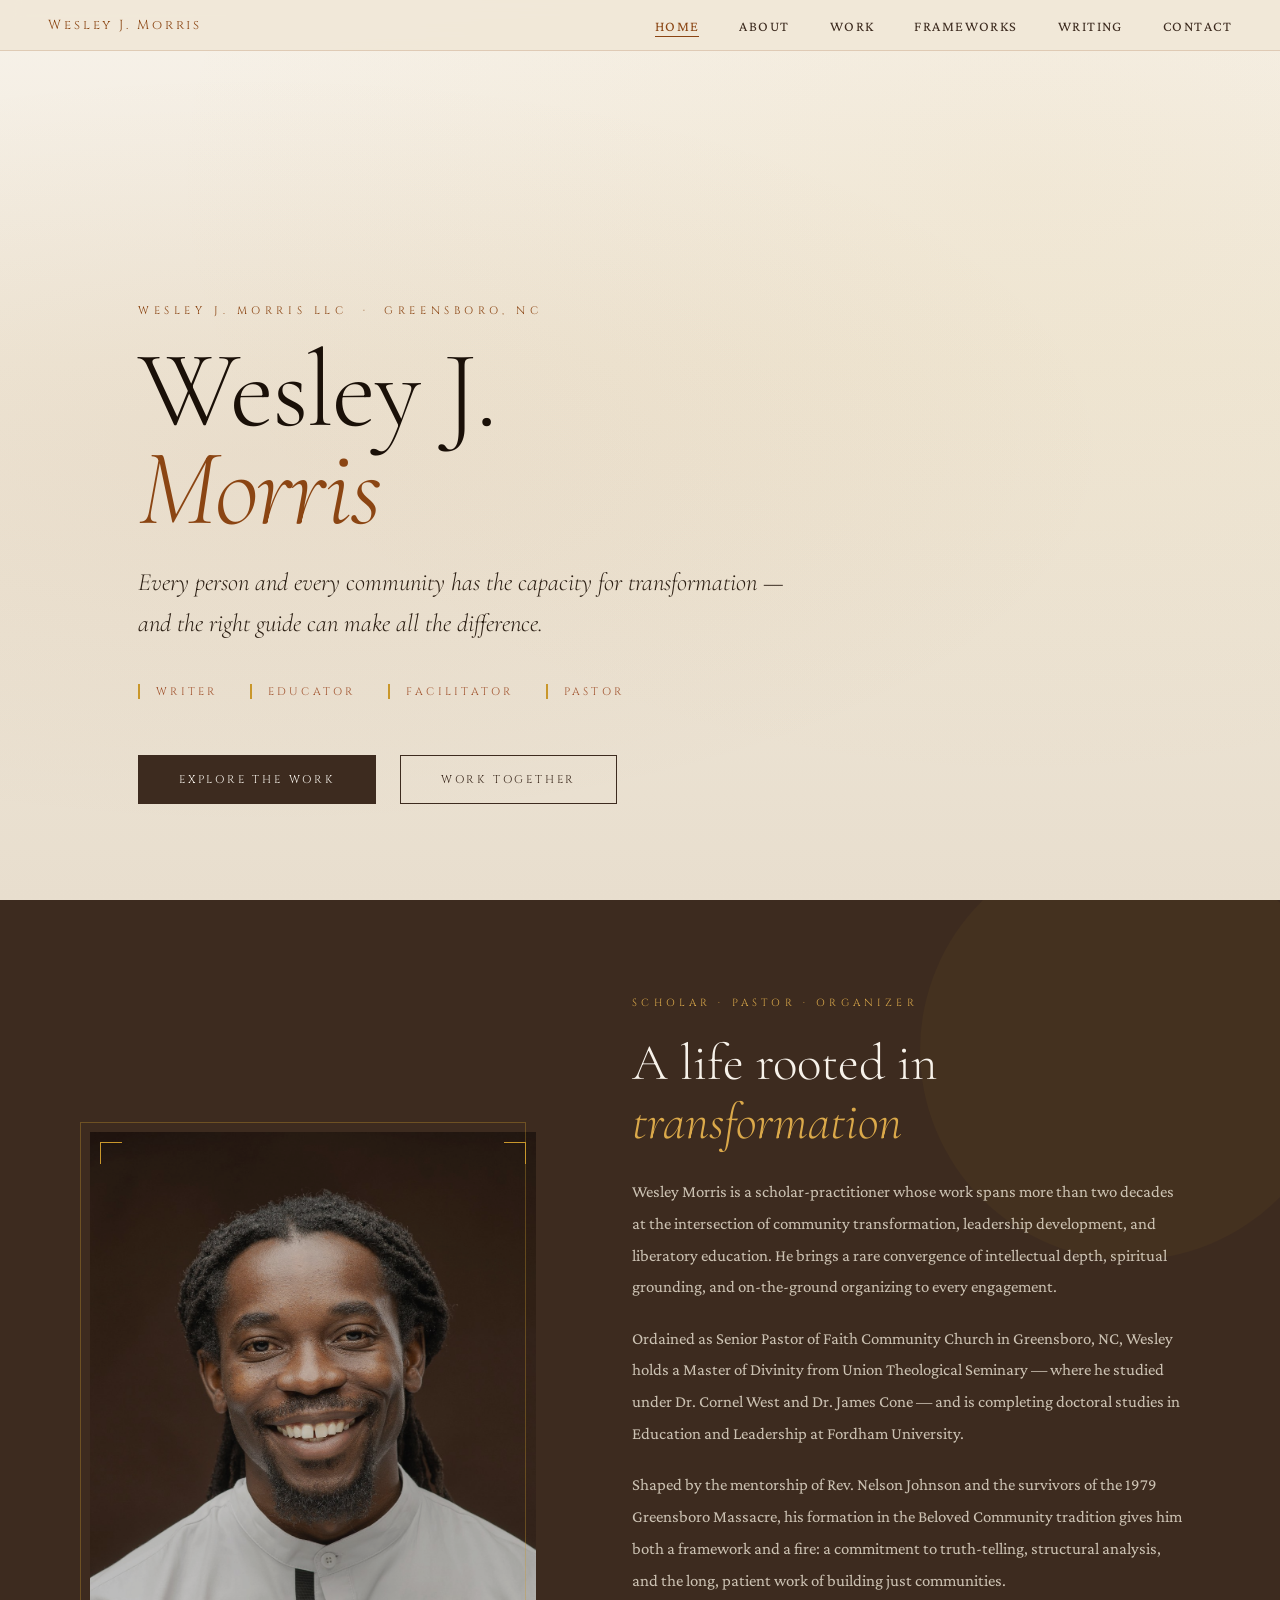
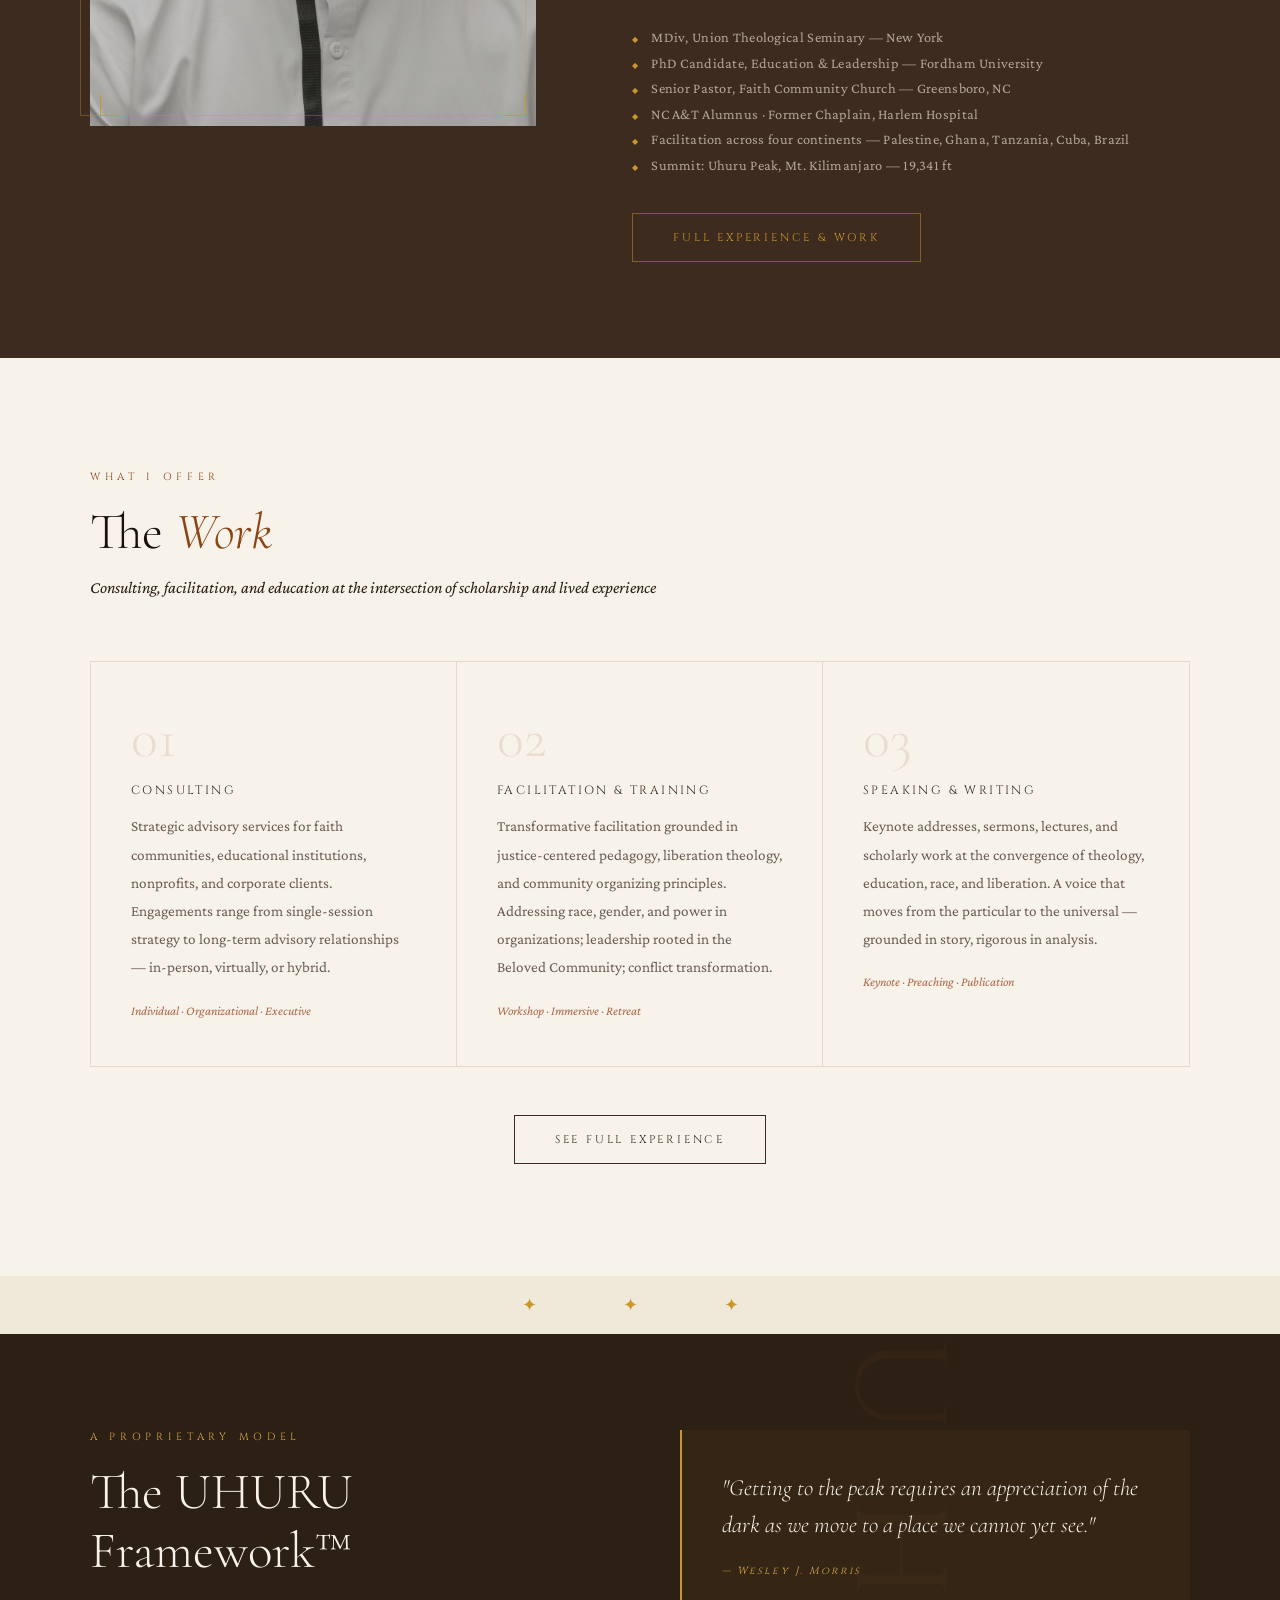
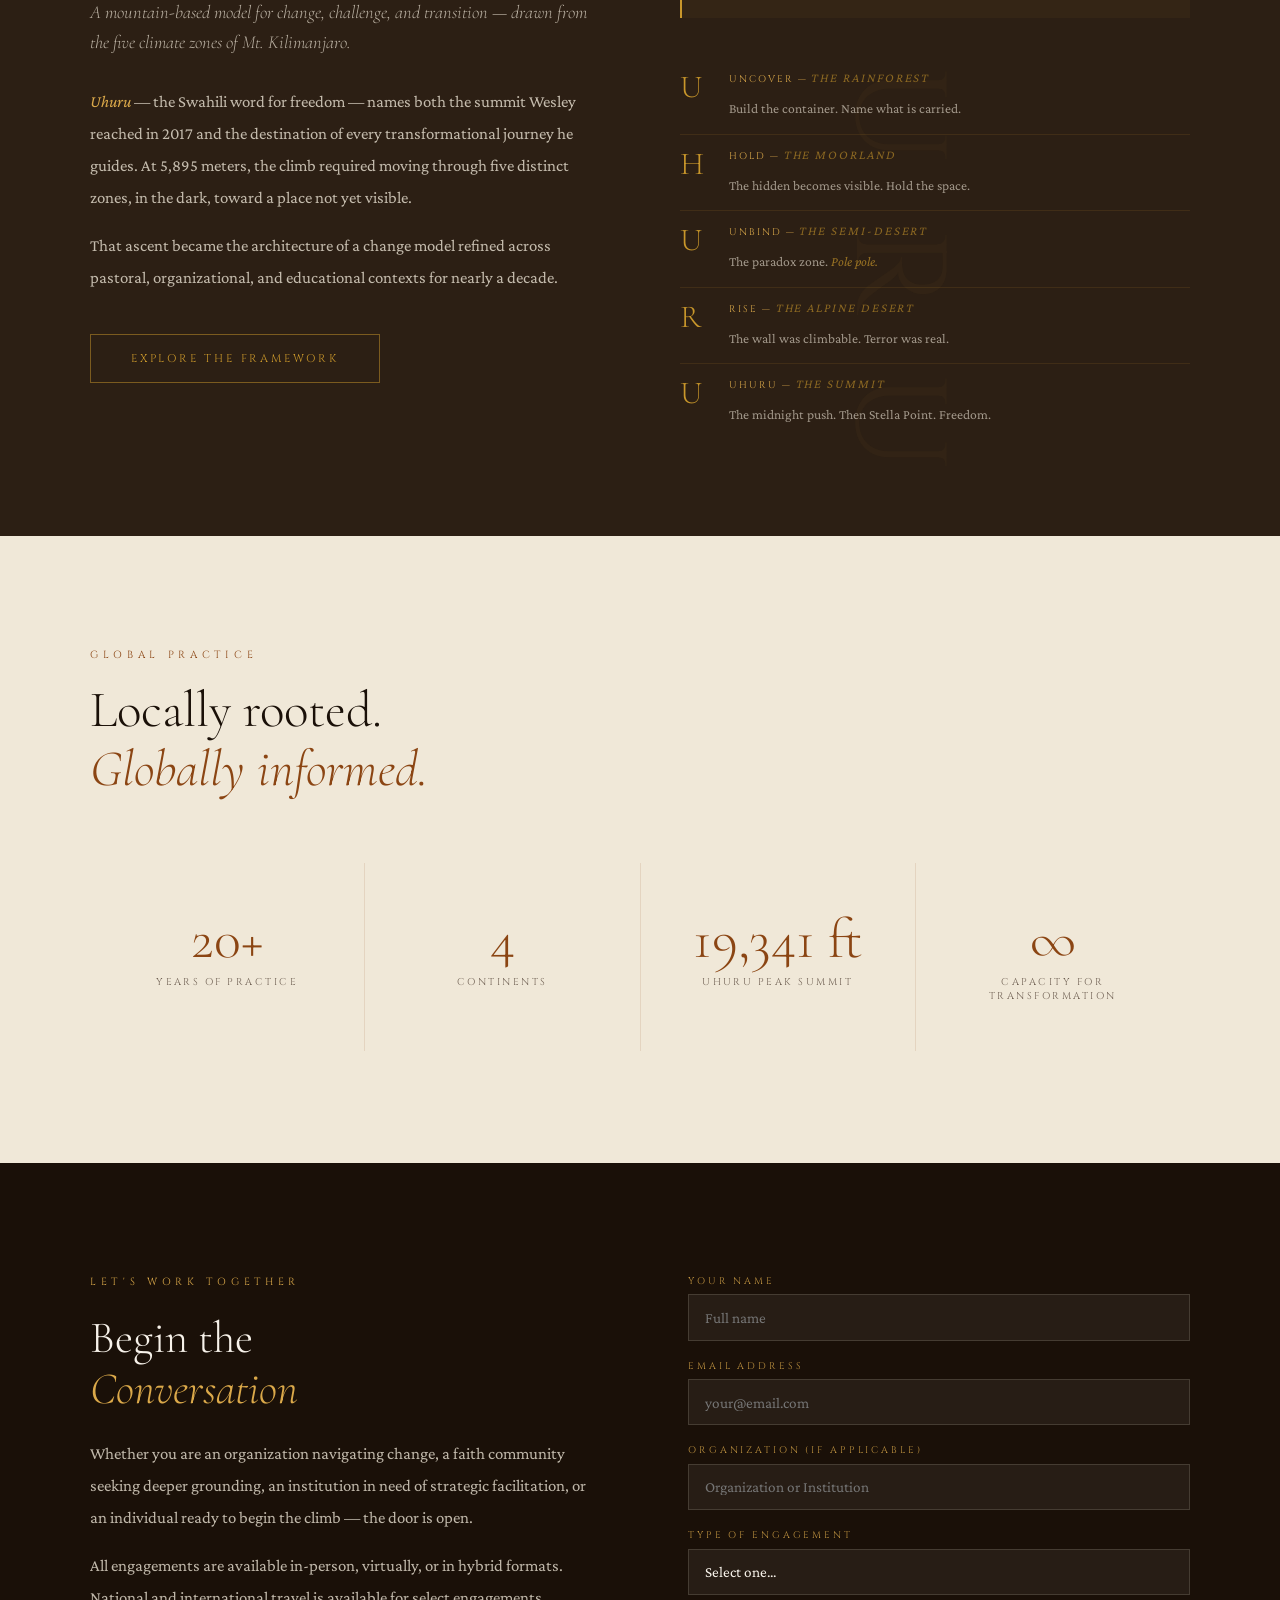
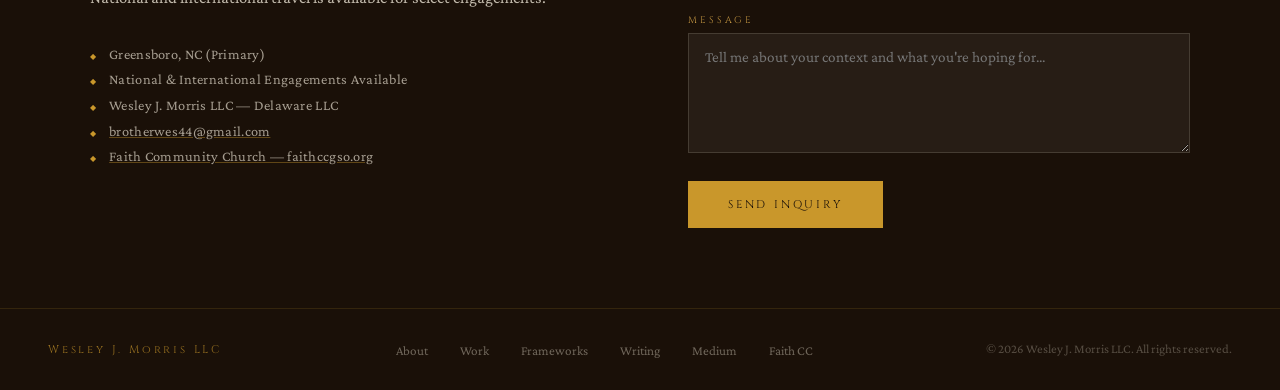
<file: index.html>
<!DOCTYPE html>
<html lang="en">
<head>
  <meta charset="UTF-8" />
  <meta name="viewport" content="width=device-width, initial-scale=1.0" />
  <meta name="description" content="Wesley J. Morris — Scholar, Pastor, Educator, and Facilitator working at the intersection of community transformation, leadership development, and liberatory education." />
  <title>Wesley J. Morris — Writer · Educator · Facilitator</title>
  <link rel="preconnect" href="https://fonts.googleapis.com" />
  <link rel="preconnect" href="https://fonts.gstatic.com" crossorigin />
  <link href="https://fonts.googleapis.com/css2?family=Cormorant+Garamond:ital,wght@0,300;0,400;0,600;1,300;1,400&family=Cinzel:wght@400;600&family=Crimson+Pro:ital,wght@0,300;0,400;1,300&display=swap" rel="stylesheet" />
  <link rel="stylesheet" href="assets/styles.css" />

  <style>
    /* ── Index-only styles ── */

    /* Hero */
    .hero {
      min-height: 100vh;
      display: flex;
      flex-direction: column;
      justify-content: flex-end;
      position: relative;
      overflow: hidden;
      padding-bottom: 6rem;
    }
    .hero-texture {
      position: absolute;
      inset: 0;
      background:
        radial-gradient(ellipse at 20% 50%, rgba(139,69,19,0.06) 0%, transparent 60%),
        radial-gradient(ellipse at 80% 20%, rgba(201,151,43,0.06) 0%, transparent 60%),
        linear-gradient(180deg, var(--parchment-light) 0%, var(--parchment) 40%, #e8dece 100%);
    }
    .hero-photo-bg {
      position: absolute;
      top: 0; right: 0;
      width: 48%;
      height: 100%;
      object-fit: cover;
      object-position: center top;
      opacity: 0.22;
      mask-image: linear-gradient(to left, rgba(0,0,0,0.6) 0%, transparent 100%);
      -webkit-mask-image: linear-gradient(to left, rgba(0,0,0,0.6) 0%, transparent 100%);
    }
    .hero-content {
      position: relative;
      z-index: 2;
      max-width: 1100px;
      margin: 0 auto;
      padding: 0 3rem;
      width: 100%;
    }
    .hero-eyebrow {
      font-family: 'Cinzel', serif;
      font-size: 0.68rem;
      letter-spacing: 0.42em;
      color: var(--copper);
      text-transform: uppercase;
      margin-bottom: 1.5rem;
      opacity: 0;
      animation: fadeUp 0.8s ease 0.3s forwards;
    }
    .hero-name {
      font-family: 'Cormorant Garamond', serif;
      font-size: clamp(4rem, 8.5vw, 8.5rem);
      font-weight: 300;
      line-height: 0.9;
      color: var(--ink);
      letter-spacing: -0.02em;
      margin-bottom: 0.5rem;
      opacity: 0;
      animation: fadeUp 0.8s ease 0.5s forwards;
    }
    .hero-name span {
      display: block;
      font-style: italic;
      color: var(--copper);
    }
    .hero-tagline {
      font-family: 'Cormorant Garamond', serif;
      font-size: clamp(1.1rem, 2.2vw, 1.55rem);
      font-weight: 300;
      font-style: italic;
      color: var(--charcoal);
      margin-top: 1.5rem;
      max-width: 660px;
      line-height: 1.65;
      opacity: 0;
      animation: fadeUp 0.8s ease 0.7s forwards;
    }
    .hero-roles {
      margin-top: 2.5rem;
      display: flex;
      gap: 2rem;
      flex-wrap: wrap;
      opacity: 0;
      animation: fadeUp 0.8s ease 0.9s forwards;
    }
    .hero-roles span {
      font-family: 'Cinzel', serif;
      font-size: 0.68rem;
      letter-spacing: 0.3em;
      text-transform: uppercase;
      color: var(--copper-light);
      padding-left: 1rem;
      border-left: 2px solid var(--gold);
    }
    .hero-cta {
      margin-top: 3.5rem;
      display: flex;
      gap: 1.5rem;
      flex-wrap: wrap;
      opacity: 0;
      animation: fadeUp 0.8s ease 1.1s forwards;
    }

    /* About section (home) */
    .about {
      background: var(--earth);
      color: var(--parchment-light);
      padding: 6rem 3rem;
      position: relative;
      overflow: hidden;
    }
    .about::before {
      content: '';
      position: absolute;
      top: -60px; right: -60px;
      width: 420px; height: 420px;
      border-radius: 50%;
      background: rgba(201,151,43,0.05);
    }
    .about-inner {
      max-width: 1100px;
      margin: 0 auto;
      display: grid;
      grid-template-columns: 1fr 1.25fr;
      gap: 6rem;
      align-items: center;
    }
    .about-photo-frame { position: relative; }
    .about-photo {
      width: 100%;
      aspect-ratio: 3/4;
      object-fit: cover;
      object-position: top;
      display: block;
      filter: brightness(0.97) contrast(0.97) saturate(0.95);
    }
    .photo-frame-accent {
      position: absolute;
      top: -10px; left: -10px;
      right: 10px; bottom: 10px;
      border: 1px solid rgba(201,151,43,0.35);
      pointer-events: none;
    }
    .photo-corner {
      position: absolute;
      width: 22px; height: 22px;
      border-color: var(--gold);
      border-style: solid;
    }
    .photo-corner.tl { top: 10px; left: 10px; border-width: 1.5px 0 0 1.5px; }
    .photo-corner.tr { top: 10px; right: 10px; border-width: 1.5px 1.5px 0 0; }
    .photo-corner.bl { bottom: 10px; left: 10px; border-width: 0 0 1.5px 1.5px; }
    .photo-corner.br { bottom: 10px; right: 10px; border-width: 0 1.5px 1.5px 0; }
    .about-label {
      font-family: 'Cinzel', serif;
      font-size: 0.65rem;
      letter-spacing: 0.4em;
      text-transform: uppercase;
      color: var(--gold-light);
      margin-bottom: 1.5rem;
    }
    .about-heading {
      font-family: 'Cormorant Garamond', serif;
      font-size: clamp(2.2rem, 4vw, 3.5rem);
      font-weight: 300;
      line-height: 1.15;
      color: var(--parchment-light);
      margin-bottom: 1.5rem;
    }
    .about-heading em { font-style: italic; color: var(--gold-light); }
    .about-body {
      font-size: 1.05rem;
      line-height: 1.9;
      color: rgba(240,232,216,0.8);
      margin-bottom: 1.2rem;
    }

    /* UHURU teaser */
    .uhuru-teaser {
      background: var(--charcoal);
      color: var(--parchment-light);
      padding: 6rem 3rem;
      position: relative;
      overflow: hidden;
    }
    .uhuru-teaser::after {
      content: 'UHURU';
      position: absolute;
      right: -1rem; top: 50%;
      transform: translateY(-50%) rotate(90deg);
      font-family: 'Cinzel', serif;
      font-size: 8rem;
      letter-spacing: 0.5em;
      color: rgba(201,151,43,0.04);
      pointer-events: none;
      white-space: nowrap;
    }
    .uhuru-teaser-inner {
      max-width: 1100px;
      margin: 0 auto;
      display: grid;
      grid-template-columns: 1fr 1fr;
      gap: 5rem;
      align-items: start;
      position: relative;
      z-index: 1;
    }

    /* Contact (home) */
    .contact-home { background: var(--ink); color: var(--parchment-light); padding: 7rem 3rem 5rem; }
    .contact-home-inner {
      max-width: 1100px;
      margin: 0 auto;
      display: grid;
      grid-template-columns: 1fr 1fr;
      gap: 6rem;
    }
    .contact-tagline {
      font-family: 'Cormorant Garamond', serif;
      font-size: clamp(2.2rem, 3.5vw, 3.2rem);
      font-weight: 300;
      line-height: 1.15;
      color: var(--parchment-light);
      margin-bottom: 1.4rem;
    }
    .contact-tagline em { font-style: italic; color: var(--gold-light); }

    /* Form success */
    #form-success {
      display: none;
      color: var(--gold-light);
      font-family: 'Crimson Pro', serif;
      font-style: italic;
      margin-top: 1rem;
      font-size: 1.05rem;
      line-height: 1.8;
    }

    @media (max-width: 900px) {
      .hero-content { padding: 0 1.5rem; }
      .about { padding: 4rem 1.5rem; }
      .about-inner { grid-template-columns: 1fr; gap: 3rem; }
      .about-photo-frame { max-width: 360px; }
      .uhuru-teaser { padding: 4rem 1.5rem; }
      .uhuru-teaser-inner { grid-template-columns: 1fr; gap: 3rem; }
      .contact-home { padding: 5rem 1.5rem; }
      .contact-home-inner { grid-template-columns: 1fr; gap: 3rem; }
    }
    @media (max-width: 600px) {
      .hero-roles { flex-direction: column; gap: 0.8rem; }
      .hero-cta { flex-direction: column; }
    }
  </style>
</head>
<body>

  <!-- ══ NAV ══ -->
  <nav id="main-nav">
    <a href="index.html" class="nav-brand">Wesley J. Morris</a>
    <button class="nav-hamburger" id="hamburger" aria-label="Menu">
      <span></span><span></span><span></span>
    </button>
    <ul class="nav-links" id="nav-links">
      <li><a href="index.html" class="active">Home</a></li>
      <li><a href="about.html">About</a></li>
      <li><a href="work.html">Work</a></li>
      <li><a href="framework.html">Frameworks</a></li>
      <li><a href="blog.html">Writing</a></li>
      <li><a href="index.html#contact">Contact</a></li>
    </ul>
  </nav>

  <!-- ══ HERO ══ -->
  <section class="hero">
    <div class="hero-texture"></div>
    <div class="hero-content">
      <p class="hero-eyebrow">Wesley J. Morris LLC &nbsp;·&nbsp; Greensboro, NC</p>
      <h1 class="hero-name">
        Wesley J.
        <span>Morris</span>
      </h1>
      <p class="hero-tagline">
        Every person and every community has the capacity for transformation —<br />
        and the right guide can make all the difference.
      </p>
      <div class="hero-roles">
        <span>Writer</span>
        <span>Educator</span>
        <span>Facilitator</span>
        <span>Pastor</span>
      </div>
      <div class="hero-cta">
        <a href="work.html" class="btn btn--primary">Explore the Work</a>
        <a href="#contact" class="btn btn--ghost">Work Together</a>
      </div>
    </div>
  </section>

  <!-- ══ ABOUT ══ -->
  <section class="about" id="about">
    <div class="about-inner">
      <div class="about-photo-frame reveal">
        <img src="photos/wjm-headshot.jpg" alt="Wesley J. Morris" class="about-photo" />
        <div class="photo-frame-accent"></div>
        <div class="photo-corner tl"></div>
        <div class="photo-corner tr"></div>
        <div class="photo-corner bl"></div>
        <div class="photo-corner br"></div>
      </div>
      <div class="about-text reveal">
        <p class="about-label">Scholar · Pastor · Organizer</p>
        <h2 class="about-heading">A life rooted in<br /><em>transformation</em></h2>
        <p class="about-body">
          Wesley Morris is a scholar-practitioner whose work spans more than two decades at the intersection of community transformation, leadership development, and liberatory education. He brings a rare convergence of intellectual depth, spiritual grounding, and on-the-ground organizing to every engagement.
        </p>
        <p class="about-body">
          Ordained as Senior Pastor of Faith Community Church in Greensboro, NC, Wesley holds a Master of Divinity from Union Theological Seminary — where he studied under Dr. Cornel West and Dr. James Cone — and is completing doctoral studies in Education and Leadership at Fordham University.
        </p>
        <p class="about-body">
          Shaped by the mentorship of Rev. Nelson Johnson and the survivors of the 1979 Greensboro Massacre, his formation in the Beloved Community tradition gives him both a framework and a fire: a commitment to truth-telling, structural analysis, and the long, patient work of building just communities.
        </p>
        <div class="cred-list">
          <div class="cred-item cred-item--light">MDiv, Union Theological Seminary — New York</div>
          <div class="cred-item cred-item--light">PhD Candidate, Education &amp; Leadership — Fordham University</div>
          <div class="cred-item cred-item--light">Senior Pastor, Faith Community Church — Greensboro, NC</div>
          <div class="cred-item cred-item--light">NC A&amp;T Alumnus · Former Chaplain, Harlem Hospital</div>
          <div class="cred-item cred-item--light">Facilitation across four continents — Palestine, Ghana, Tanzania, Cuba, Brazil</div>
          <div class="cred-item cred-item--light">Summit: Uhuru Peak, Mt. Kilimanjaro — 19,341 ft</div>
        </div>
        <div style="margin-top: 2.5rem;">
          <a href="work.html" class="btn btn--gold-ghost">Full Experience &amp; Work</a>
        </div>
      </div>
    </div>
  </section>

  <!-- ══ SERVICES ══ -->
  <section class="section section--light" id="services">
    <div class="section-inner">
      <p class="section-label reveal">What I Offer</p>
      <h2 class="section-heading reveal">The <em>Work</em></h2>
      <p class="section-subhead reveal">Consulting, facilitation, and education at the intersection of scholarship and lived experience</p>
      <div class="card-grid card-grid--3 reveal">
        <div class="card">
          <div class="card-number">01</div>
          <div class="card-title">Consulting</div>
          <p class="card-body">Strategic advisory services for faith communities, educational institutions, nonprofits, and corporate clients. Engagements range from single-session strategy to long-term advisory relationships — in-person, virtually, or hybrid.</p>
          <p class="card-detail">Individual · Organizational · Executive</p>
        </div>
        <div class="card">
          <div class="card-number">02</div>
          <div class="card-title">Facilitation &amp; Training</div>
          <p class="card-body">Transformative facilitation grounded in justice-centered pedagogy, liberation theology, and community organizing principles. Addressing race, gender, and power in organizations; leadership rooted in the Beloved Community; conflict transformation.</p>
          <p class="card-detail">Workshop · Immersive · Retreat</p>
        </div>
        <div class="card">
          <div class="card-number">03</div>
          <div class="card-title">Speaking &amp; Writing</div>
          <p class="card-body">Keynote addresses, sermons, lectures, and scholarly work at the convergence of theology, education, race, and liberation. A voice that moves from the particular to the universal — grounded in story, rigorous in analysis.</p>
          <p class="card-detail">Keynote · Preaching · Publication</p>
        </div>
      </div>
      <div style="margin-top: 3rem; text-align: center;">
        <a href="work.html" class="btn btn--ghost">See Full Experience</a>
      </div>
    </div>
  </section>

  <div class="ornament">✦ &nbsp; ✦ &nbsp; ✦</div>

  <!-- ══ UHURU TEASER ══ -->
  <section class="uhuru-teaser" id="framework">
    <div class="uhuru-teaser-inner">
      <div class="reveal">
        <p class="section-label section-label--gold">A Proprietary Model</p>
        <h2 class="section-heading section-heading--light" style="font-size: clamp(2.2rem,4vw,3.5rem);">
          The UHURU Framework™
        </h2>
        <p style="font-family:'Cormorant Garamond',serif; font-style:italic; font-weight:300; font-size:1.15rem; line-height:1.65; color:rgba(240,232,216,0.72); margin-bottom:1.8rem;">
          A mountain-based model for change, challenge, and transition — drawn from the five climate zones of Mt. Kilimanjaro.
        </p>
        <p class="t-body t-body--light" style="margin-bottom:1rem;">
          <em style="color:var(--gold-light);">Uhuru</em> — the Swahili word for freedom — names both the summit Wesley reached in 2017 and the destination of every transformational journey he guides. At 5,895 meters, the climb required moving through five distinct zones, in the dark, toward a place not yet visible.
        </p>
        <p class="t-body t-body--light" style="margin-bottom:2.5rem;">
          That ascent became the architecture of a change model refined across pastoral, organizational, and educational contexts for nearly a decade.
        </p>
        <a href="framework.html" class="btn btn--gold-ghost">Explore the Framework</a>
      </div>
      <div class="reveal">
        <div class="blockquote-styled" style="margin-bottom: 2.5rem;">
          <blockquote>"Getting to the peak requires an appreciation of the dark as we move to a place we cannot yet see."</blockquote>
          <cite>— Wesley J. Morris</cite>
        </div>
        <div class="zones-grid" style="grid-template-columns: 1fr; border:none; gap:0;">
          <div style="display:flex; gap:1.2rem; align-items:flex-start; padding:0.8rem 0; border-bottom:1px solid rgba(201,151,43,0.12);">
            <span class="zone-letter" style="font-size:2rem; min-width:30px;">U</span>
            <div>
              <div class="zone-name">Uncover &mdash; <span class="zone-terrain" style="display:inline;">The Rainforest</span></div>
              <p class="zone-desc">Build the container. Name what is carried.</p>
            </div>
          </div>
          <div style="display:flex; gap:1.2rem; align-items:flex-start; padding:0.8rem 0; border-bottom:1px solid rgba(201,151,43,0.12);">
            <span class="zone-letter" style="font-size:2rem; min-width:30px;">H</span>
            <div>
              <div class="zone-name">Hold &mdash; <span class="zone-terrain" style="display:inline;">The Moorland</span></div>
              <p class="zone-desc">The hidden becomes visible. Hold the space.</p>
            </div>
          </div>
          <div style="display:flex; gap:1.2rem; align-items:flex-start; padding:0.8rem 0; border-bottom:1px solid rgba(201,151,43,0.12);">
            <span class="zone-letter" style="font-size:2rem; min-width:30px;">U</span>
            <div>
              <div class="zone-name">Unbind &mdash; <span class="zone-terrain" style="display:inline;">The Semi-Desert</span></div>
              <p class="zone-desc">The paradox zone. <em style="color:rgba(201,151,43,0.7)">Pole pole.</em></p>
            </div>
          </div>
          <div style="display:flex; gap:1.2rem; align-items:flex-start; padding:0.8rem 0; border-bottom:1px solid rgba(201,151,43,0.12);">
            <span class="zone-letter" style="font-size:2rem; min-width:30px;">R</span>
            <div>
              <div class="zone-name">Rise &mdash; <span class="zone-terrain" style="display:inline;">The Alpine Desert</span></div>
              <p class="zone-desc">The wall was climbable. Terror was real.</p>
            </div>
          </div>
          <div style="display:flex; gap:1.2rem; align-items:flex-start; padding:0.8rem 0;">
            <span class="zone-letter" style="font-size:2rem; min-width:30px;">U</span>
            <div>
              <div class="zone-name">Uhuru &mdash; <span class="zone-terrain" style="display:inline;">The Summit</span></div>
              <p class="zone-desc">The midnight push. Then Stella Point. Freedom.</p>
            </div>
          </div>
        </div>
      </div>
    </div>
  </section>

  <!-- ══ REACH STATS ══ -->
  <section class="section section--parchment">
    <div class="section-inner">
      <p class="section-label reveal">Global Practice</p>
      <h2 class="section-heading reveal">Locally rooted.<br /><em>Globally informed.</em></h2>
      <div class="stat-grid stat-grid--4 reveal">
        <div class="stat-cell">
          <div class="stat-number">20+</div>
          <div class="stat-label">Years of Practice</div>
        </div>
        <div class="stat-cell">
          <div class="stat-number">4</div>
          <div class="stat-label">Continents</div>
        </div>
        <div class="stat-cell">
          <div class="stat-number">19,341 ft</div>
          <div class="stat-label">Uhuru Peak Summit</div>
        </div>
        <div class="stat-cell">
          <div class="stat-number">∞</div>
          <div class="stat-label">Capacity for Transformation</div>
        </div>
      </div>
    </div>
  </section>

  <!-- ══ CONTACT ══ -->
  <section class="contact-home" id="contact">
    <div class="contact-home-inner">
      <div class="reveal">
        <p class="t-eyebrow t-eyebrow--gold" style="margin-bottom:1.5rem;">Let's Work Together</p>
        <h2 class="contact-tagline">Begin the<br /><em>Conversation</em></h2>
        <p class="t-body t-body--light">
          Whether you are an organization navigating change, a faith community seeking deeper grounding, an institution in need of strategic facilitation, or an individual ready to begin the climb — the door is open.
        </p>
        <p class="t-body t-body--light" style="margin-top:1rem; margin-bottom:2rem;">
          All engagements are available in-person, virtually, or in hybrid formats. National and international travel is available for select engagements.
        </p>
        <div class="cred-list">
          <div class="cred-item cred-item--light">Greensboro, NC (Primary)</div>
          <div class="cred-item cred-item--light">National &amp; International Engagements Available</div>
          <div class="cred-item cred-item--light">Wesley J. Morris LLC — Delaware LLC</div>
          <div class="cred-item cred-item--light">
            <a href="mailto:brotherwes44@gmail.com" style="color:inherit; text-decoration:underline; text-decoration-color: rgba(201,151,43,0.4);">brotherwes44@gmail.com</a>
          </div>
          <div class="cred-item cred-item--light">
            <a href="https://faithccgso.org" target="_blank" rel="noopener" style="color:inherit; text-decoration:underline; text-decoration-color: rgba(201,151,43,0.4);">Faith Community Church — faithccgso.org</a>
          </div>
        </div>
      </div>
      <div class="reveal">
        <!-- Netlify form — add netlify attribute for form detection -->
        <form name="contact" method="POST" action="/index.html?submitted=true" data-netlify="true" data-netlify-honeypot="bot-field" class="contact-form" id="contact-form">
          <input type="hidden" name="form-name" value="contact" />
          <p class="form-group" style="display:none;">
            <label>Don't fill this out: <input name="bot-field" /></label>
          </p>
          <div class="form-group">
            <label class="form-label" for="name">Your Name</label>
            <input type="text" id="name" name="name" class="form-input" placeholder="Full name" required />
          </div>
          <div class="form-group">
            <label class="form-label" for="email">Email Address</label>
            <input type="email" id="email" name="email" class="form-input" placeholder="your@email.com" required />
          </div>
          <div class="form-group">
            <label class="form-label" for="org">Organization (if applicable)</label>
            <input type="text" id="org" name="organization" class="form-input" placeholder="Organization or Institution" />
          </div>
          <div class="form-group">
            <label class="form-label" for="engagement">Type of Engagement</label>
            <select id="engagement" name="engagement" class="form-select">
              <option value="">Select one...</option>
              <option>Consulting</option>
              <option>Facilitation / Training</option>
              <option>Speaking / Keynote</option>
              <option>UHURU Framework™</option>
              <option>Writing / Publication</option>
              <option>Other</option>
            </select>
          </div>
          <div class="form-group">
            <label class="form-label" for="message">Message</label>
            <textarea id="message" name="message" class="form-textarea" placeholder="Tell me about your context and what you're hoping for..." required></textarea>
          </div>
          <button type="submit" class="btn btn--gold" style="border:none; align-self:flex-start; margin-top:0.5rem;">Send Inquiry</button>
        </form>
        <div id="form-success">
          Thank you. Your message has been received — Wesley will be in touch soon.
        </div>
      </div>
    </div>
  </section>

  <!-- ══ FOOTER ══ -->
  <footer class="site-footer">
    <span class="footer-brand">Wesley J. Morris LLC</span>
    <ul class="footer-links">
      <li><a href="about.html">About</a></li>
      <li><a href="work.html">Work</a></li>
      <li><a href="framework.html">Frameworks</a></li>
      <li><a href="blog.html">Writing</a></li>
      <li><a href="https://medium.com/@Brother_Wes" target="_blank" rel="noopener">Medium</a></li>
      <li><a href="https://faithccgso.org" target="_blank" rel="noopener">Faith CC</a></li>
    </ul>
    <span class="footer-copy">© 2026 Wesley J. Morris LLC. All rights reserved.</span>
  </footer>

  <script>
    // Scroll reveal
    const observer = new IntersectionObserver((entries) => {
      entries.forEach(entry => {
        if (entry.isIntersecting) {
          entry.target.classList.add('visible');
          observer.unobserve(entry.target);
        }
      });
    }, { threshold: 0.08 });
    document.querySelectorAll('.reveal').forEach(el => observer.observe(el));

    // Nav scroll shadow
    window.addEventListener('scroll', () => {
      document.getElementById('main-nav').style.boxShadow =
        window.scrollY > 40 ? '0 2px 24px rgba(26,16,8,0.1)' : 'none';
    });

    // Mobile menu
    const hamburger = document.getElementById('hamburger');
    const navLinks  = document.getElementById('nav-links');
    hamburger.addEventListener('click', () => {
      navLinks.classList.toggle('open');
      const open = navLinks.classList.contains('open');
      hamburger.setAttribute('aria-expanded', open);
    });

    // Netlify form (fallback for JS environments)
    const form = document.getElementById('contact-form');
    if (form) {
      form.addEventListener('submit', async (e) => {
        // Let Netlify handle real submission; show success for local preview
        if (window.location.hostname === '127.0.0.1' || window.location.hostname === 'localhost' || window.location.protocol === 'file:') {
          e.preventDefault();
          form.style.display = 'none';
          document.getElementById('form-success').style.display = 'block';
        }
      });
    }
  </script>
</body>
</html>
</file>
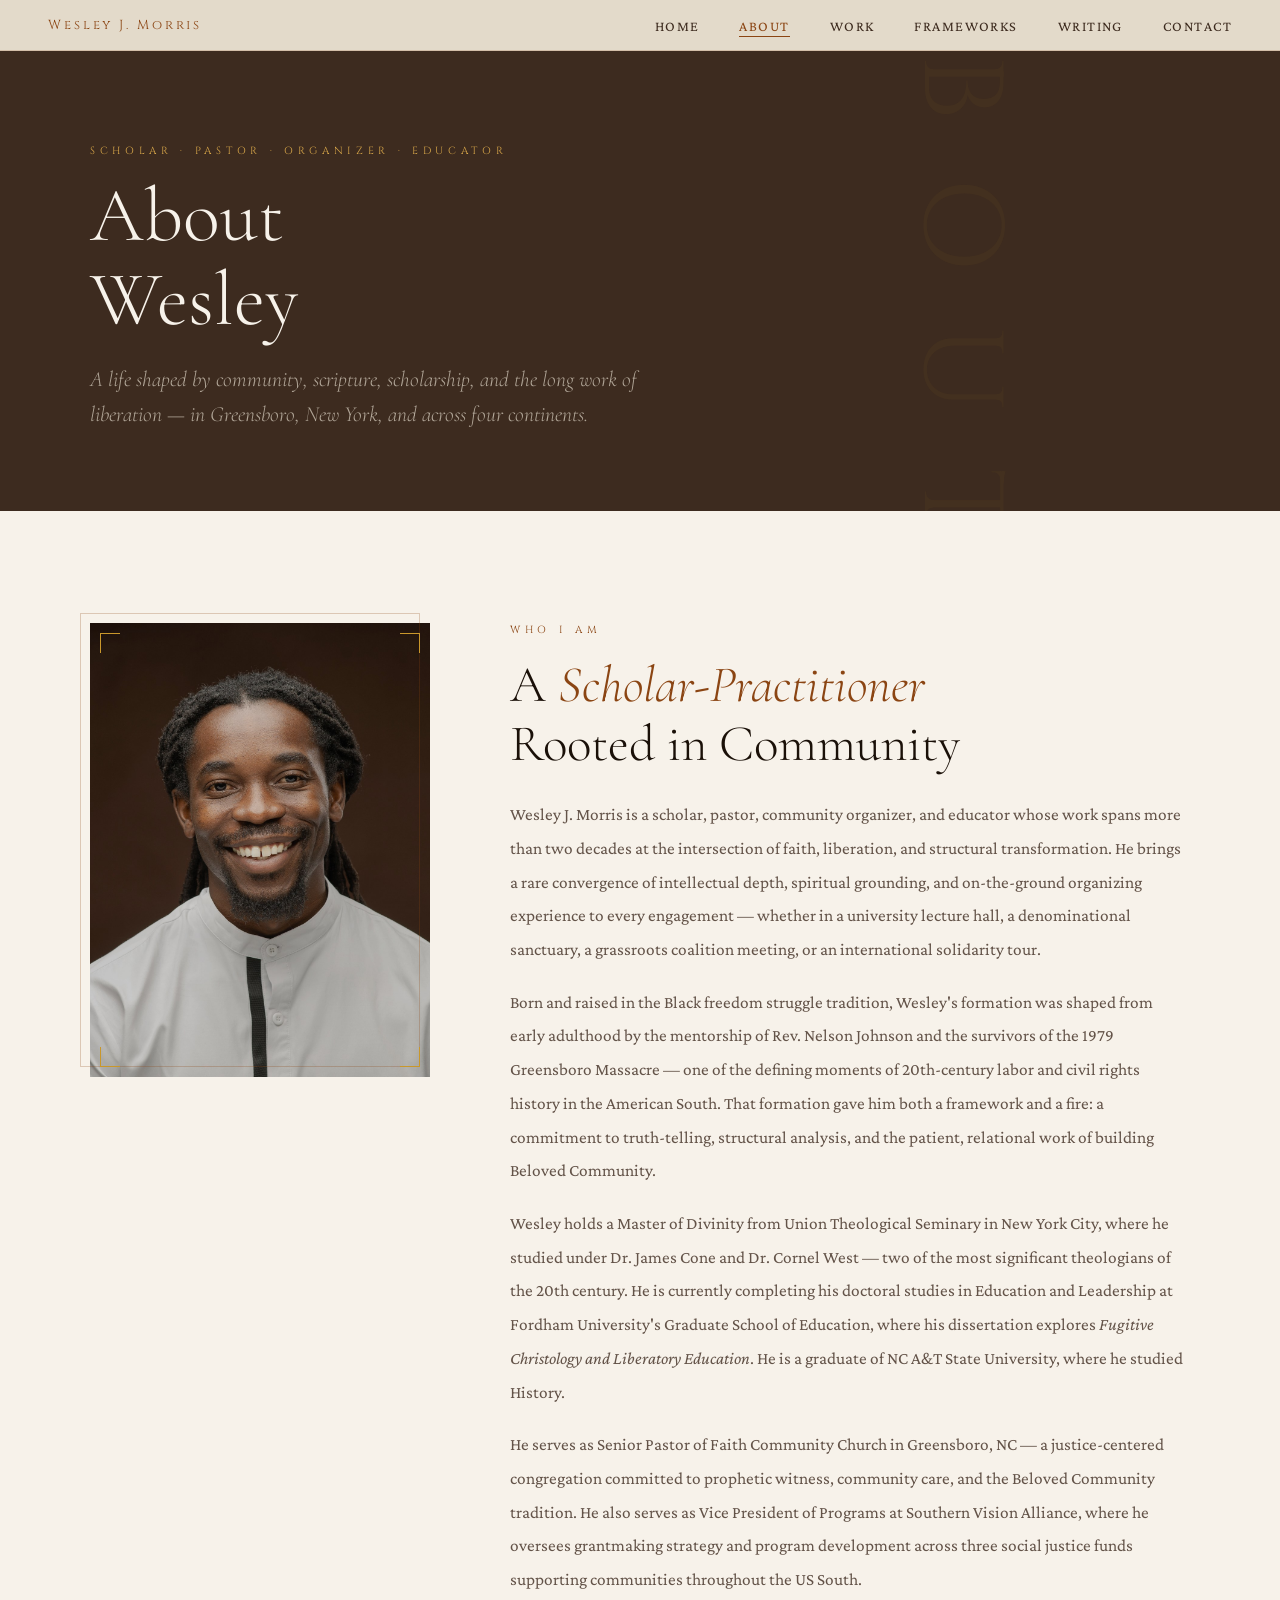
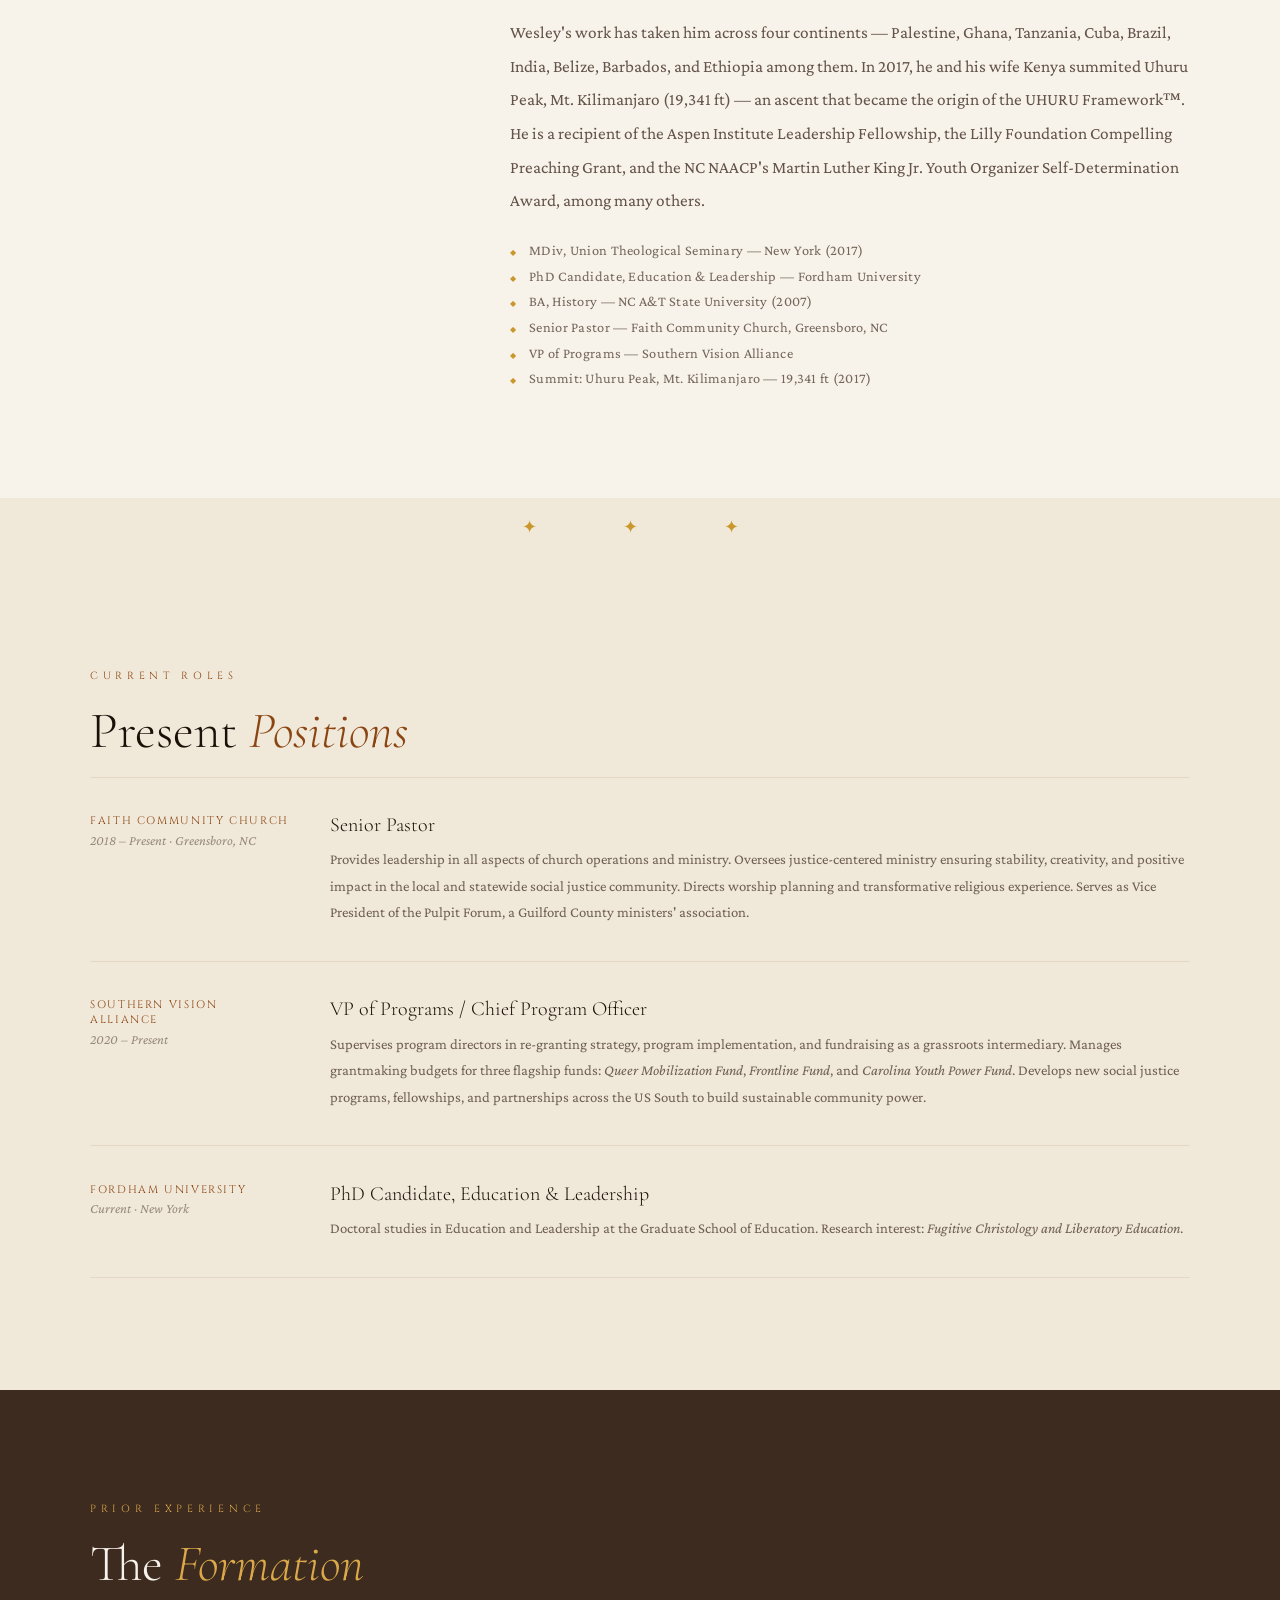
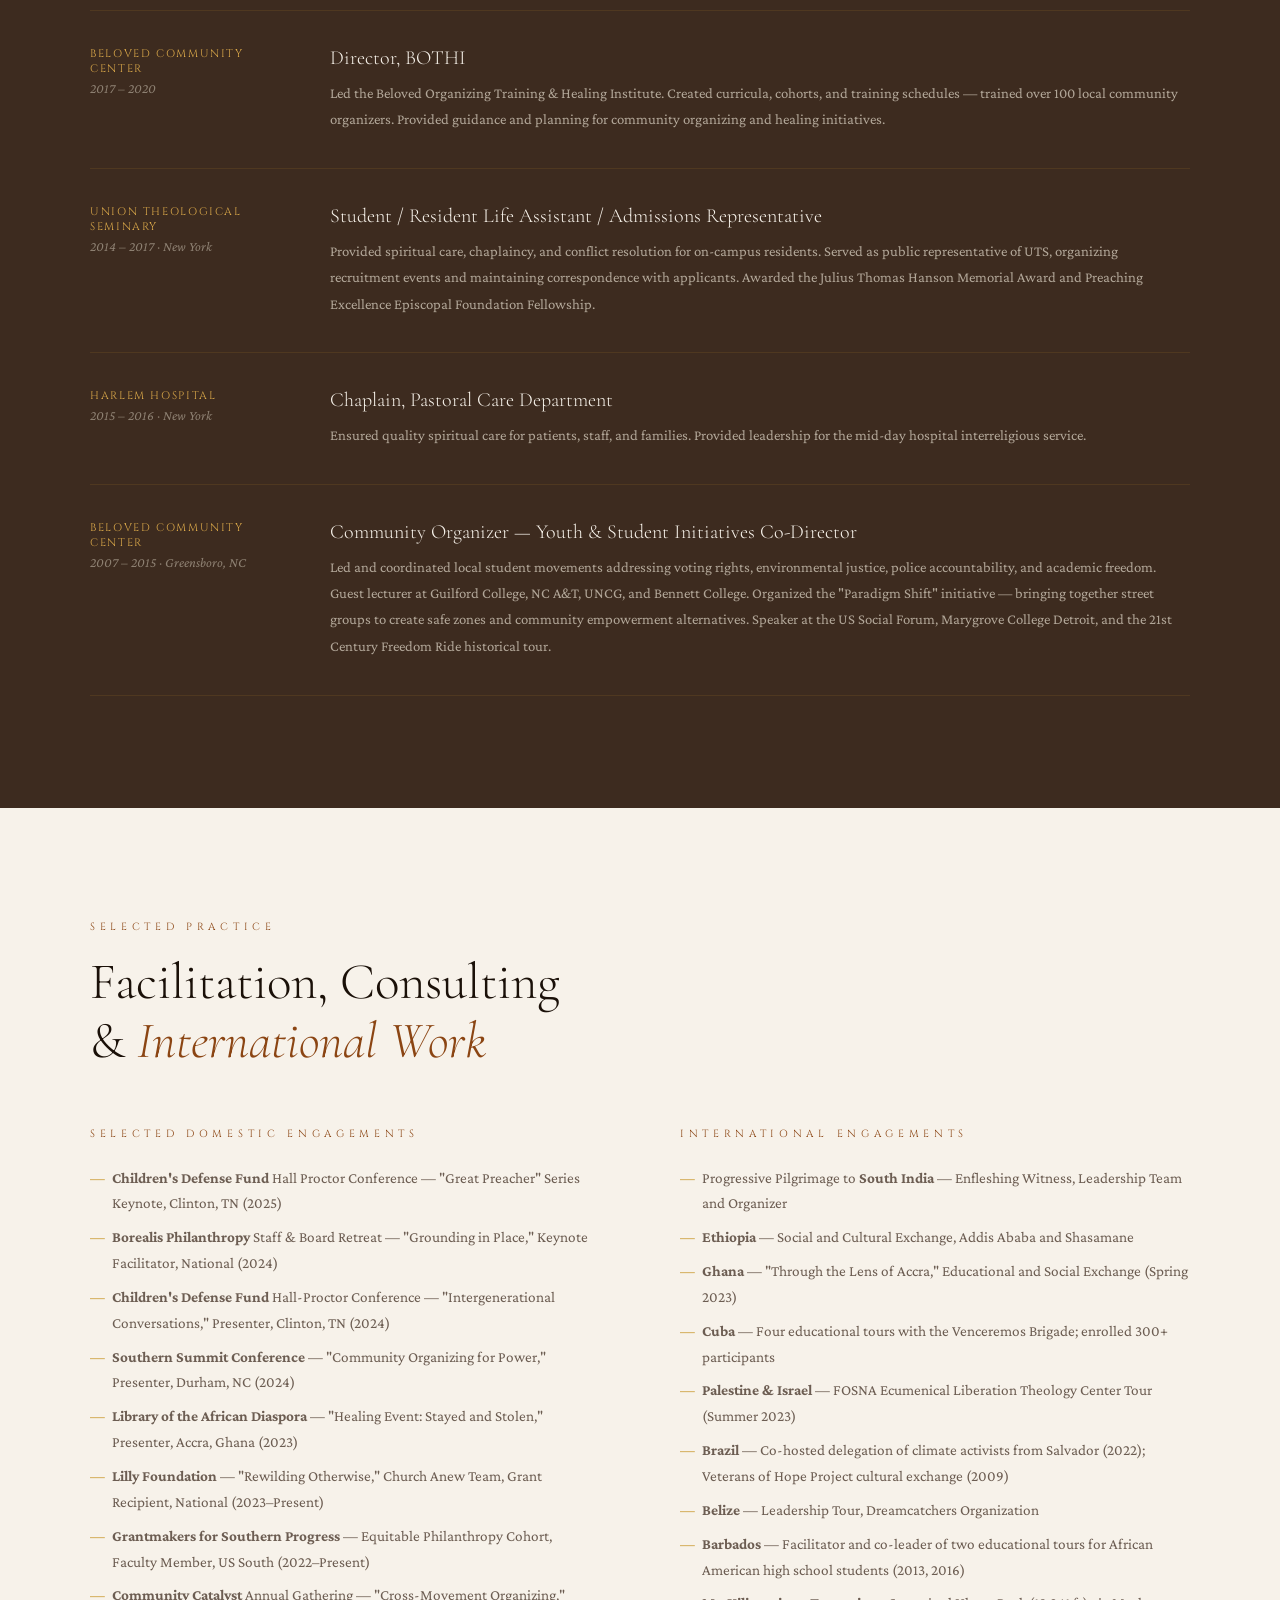
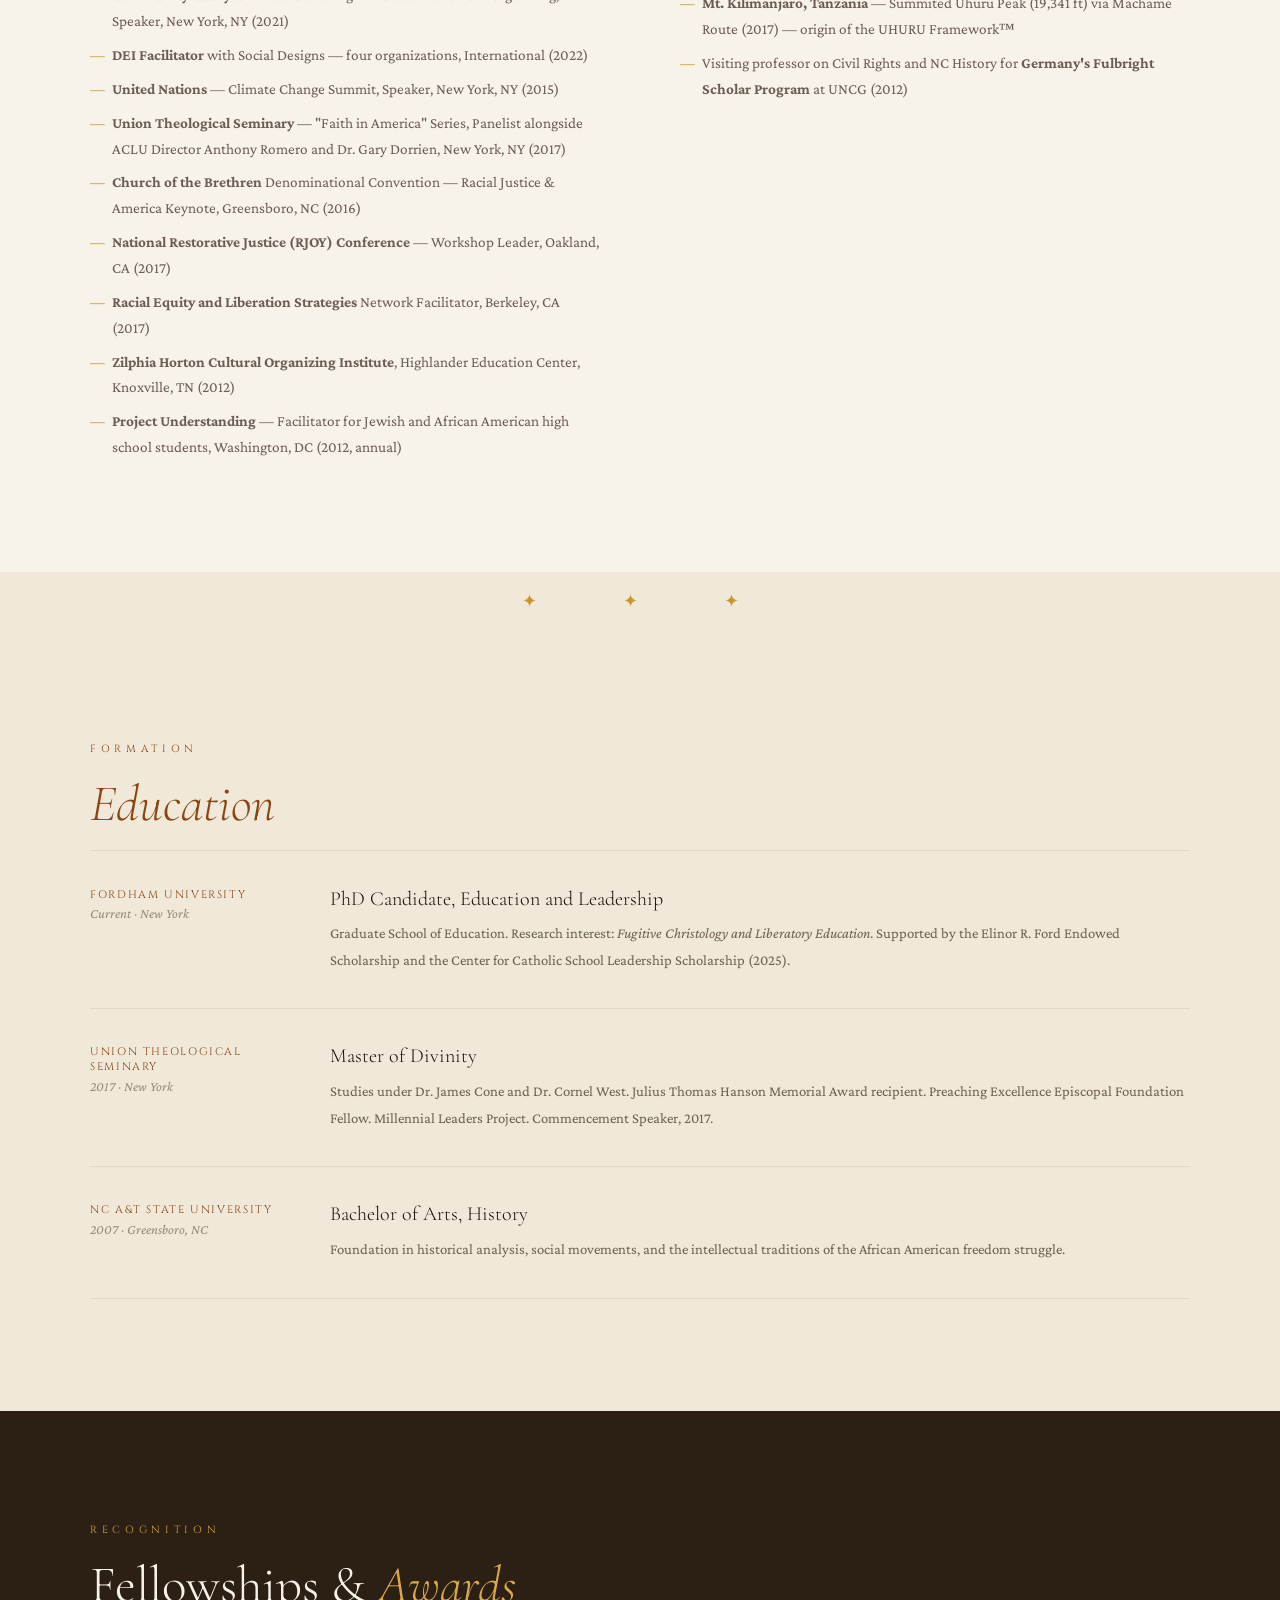
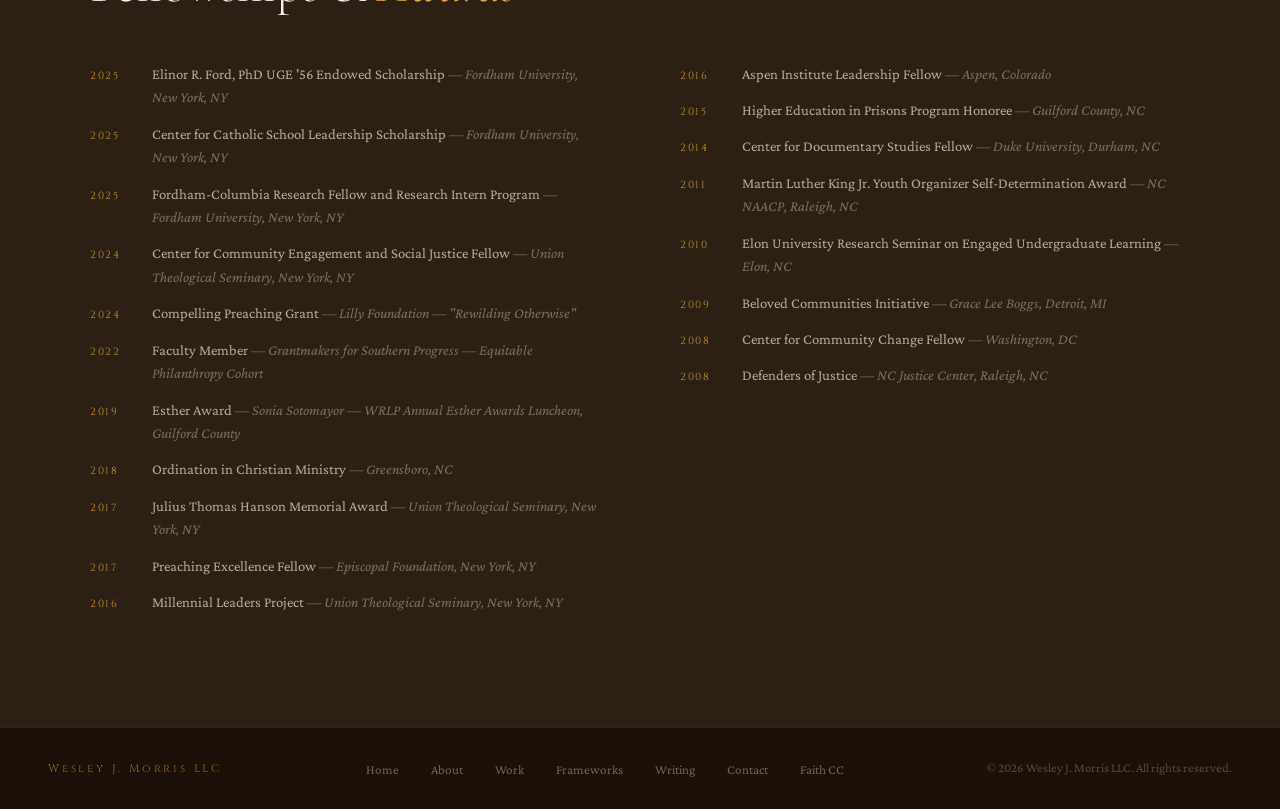
<file: about.html>
<!DOCTYPE html>
<html lang="en">
<head>
  <meta charset="UTF-8" />
  <meta name="viewport" content="width=device-width, initial-scale=1.0" />
  <meta name="description" content="About Wesley J. Morris — Scholar, Pastor, Organizer, and Educator working at the intersection of community transformation, leadership development, and liberatory education." />
  <title>About — Wesley J. Morris</title>
  <link rel="preconnect" href="https://fonts.googleapis.com" />
  <link rel="preconnect" href="https://fonts.gstatic.com" crossorigin />
  <link href="https://fonts.googleapis.com/css2?family=Cormorant+Garamond:ital,wght@0,300;0,400;0,600;1,300;1,400&family=Cinzel:wght@400;600&family=Crimson+Pro:ital,wght@0,300;0,400;1,300&display=swap" rel="stylesheet" />
  <link rel="stylesheet" href="assets/styles.css" />
  <style>
    .two-col {
      display: grid;
      grid-template-columns: 1fr 1fr;
      gap: 5rem;
    }
    .exp-item--dark { border-color: rgba(201,151,43,0.12); }
    .exp-item--dark:first-child { border-top-color: rgba(201,151,43,0.12); }

    /* Intro portrait + bio */
    .about-intro {
      display: grid;
      grid-template-columns: 340px 1fr;
      gap: 5rem;
      align-items: start;
    }
    .about-portrait-frame { position: relative; flex-shrink: 0; }
    .about-portrait {
      width: 100%;
      aspect-ratio: 3/4;
      object-fit: cover;
      object-position: top;
      display: block;
    }
    .portrait-accent {
      position: absolute;
      top: -10px; left: -10px;
      right: 10px; bottom: 10px;
      border: 1px solid rgba(139,69,19,0.25);
      pointer-events: none;
    }
    .portrait-corner {
      position: absolute;
      width: 20px; height: 20px;
      border-color: var(--gold);
      border-style: solid;
    }
    .portrait-corner.tl { top: 10px; left: 10px; border-width: 1.5px 0 0 1.5px; }
    .portrait-corner.tr { top: 10px; right: 10px; border-width: 1.5px 1.5px 0 0; }
    .portrait-corner.bl { bottom: 10px; left: 10px; border-width: 0 0 1.5px 1.5px; }
    .portrait-corner.br { bottom: 10px; right: 10px; border-width: 0 1.5px 1.5px 0; }
    .about-bio-body {
      font-family: 'Crimson Pro', serif;
      font-size: 1.08rem;
      line-height: 1.95;
      color: rgba(61,43,31,0.8);
      margin-bottom: 1.2rem;
    }

    .engagement-list { list-style: none; display: flex; flex-direction: column; gap: 0.5rem; }
    .engagement-list li {
      font-family: 'Crimson Pro', serif;
      font-size: 0.95rem;
      line-height: 1.7;
      color: rgba(61,43,31,0.75);
      padding-left: 1.4rem;
      position: relative;
    }
    .engagement-list li::before { content: '—'; position: absolute; left: 0; color: var(--gold); }
    .engagement-list--light li { color: rgba(240,232,216,0.7); }

    .award-list { display: flex; flex-direction: column; gap: 0.8rem; }
    .award-item { display: flex; gap: 1.5rem; align-items: baseline; }
    .award-year {
      font-family: 'Cinzel', serif;
      font-size: 0.65rem;
      letter-spacing: 0.15em;
      color: var(--gold);
      flex-shrink: 0;
      width: 38px;
    }
    .award-text {
      font-family: 'Crimson Pro', serif;
      font-size: 0.92rem;
      line-height: 1.6;
      color: rgba(61,43,31,0.75);
    }
    .award-text em { font-style: italic; color: rgba(61,43,31,0.5); }
    .award-text--light { color: rgba(240,232,216,0.7); }
    .award-text--light em { color: rgba(240,232,216,0.4); }

    @media (max-width: 900px) {
      .about-intro { grid-template-columns: 1fr; gap: 2.5rem; }
      .about-portrait-frame { max-width: 320px; }
      .two-col { grid-template-columns: 1fr; gap: 3rem; }
      .exp-item { grid-template-columns: 1fr; gap: 0.5rem; }
    }
  </style>
</head>
<body>

  <!-- ══ NAV ══ -->
  <nav id="main-nav">
    <a href="index.html" class="nav-brand">Wesley J. Morris</a>
    <button class="nav-hamburger" id="hamburger" aria-label="Menu">
      <span></span><span></span><span></span>
    </button>
    <ul class="nav-links" id="nav-links">
      <li><a href="index.html">Home</a></li>
      <li><a href="about.html" class="active">About</a></li>
      <li><a href="work.html">Work</a></li>
      <li><a href="framework.html">Frameworks</a></li>
      <li><a href="blog.html">Writing</a></li>
      <li><a href="index.html#contact">Contact</a></li>
    </ul>
  </nav>

  <!-- ══ PAGE HEADER ══ -->
  <header class="page-header" data-watermark="ABOUT" style="background: var(--earth);">
    <div class="page-header-inner">
      <p class="t-eyebrow t-eyebrow--gold">Scholar · Pastor · Organizer · Educator</p>
      <h1 class="t-display t-display--light" style="font-size: clamp(3rem, 6vw, 6rem);">About<br />Wesley</h1>
      <p class="page-header-sub">
        A life shaped by community, scripture, scholarship, and the long work of liberation — in Greensboro, New York, and across four continents.
      </p>
    </div>
  </header>

  <!-- ══ BIO ══ -->
  <section class="section section--light" id="bio">
    <div class="section-inner">
      <div class="about-intro reveal">
        <div class="about-portrait-frame">
          <img src="photos/wjm-headshot.jpg" alt="Wesley J. Morris" class="about-portrait" />
          <div class="portrait-accent"></div>
          <div class="portrait-corner tl"></div>
          <div class="portrait-corner tr"></div>
          <div class="portrait-corner bl"></div>
          <div class="portrait-corner br"></div>
        </div>
        <div>
          <p class="section-label">Who I Am</p>
          <h2 class="section-heading" style="margin-bottom:1.5rem;">A <em>Scholar-Practitioner</em><br />Rooted in Community</h2>
          <p class="about-bio-body">
            Wesley J. Morris is a scholar, pastor, community organizer, and educator whose work spans more than two decades at the intersection of faith, liberation, and structural transformation. He brings a rare convergence of intellectual depth, spiritual grounding, and on-the-ground organizing experience to every engagement — whether in a university lecture hall, a denominational sanctuary, a grassroots coalition meeting, or an international solidarity tour.
          </p>
          <p class="about-bio-body">
            Born and raised in the Black freedom struggle tradition, Wesley's formation was shaped from early adulthood by the mentorship of Rev. Nelson Johnson and the survivors of the 1979 Greensboro Massacre — one of the defining moments of 20th-century labor and civil rights history in the American South. That formation gave him both a framework and a fire: a commitment to truth-telling, structural analysis, and the patient, relational work of building Beloved Community.
          </p>
          <p class="about-bio-body">
            Wesley holds a Master of Divinity from Union Theological Seminary in New York City, where he studied under Dr. James Cone and Dr. Cornel West — two of the most significant theologians of the 20th century. He is currently completing his doctoral studies in Education and Leadership at Fordham University's Graduate School of Education, where his dissertation explores <em>Fugitive Christology and Liberatory Education</em>. He is a graduate of NC A&amp;T State University, where he studied History.
          </p>
          <p class="about-bio-body">
            He serves as Senior Pastor of Faith Community Church in Greensboro, NC — a justice-centered congregation committed to prophetic witness, community care, and the Beloved Community tradition. He also serves as Vice President of Programs at Southern Vision Alliance, where he oversees grantmaking strategy and program development across three social justice funds supporting communities throughout the US South.
          </p>
          <p class="about-bio-body">
            Wesley's work has taken him across four continents — Palestine, Ghana, Tanzania, Cuba, Brazil, India, Belize, Barbados, and Ethiopia among them. In 2017, he and his wife Kenya summited Uhuru Peak, Mt. Kilimanjaro (19,341 ft) — an ascent that became the origin of the UHURU Framework™. He is a recipient of the Aspen Institute Leadership Fellowship, the Lilly Foundation Compelling Preaching Grant, and the NC NAACP's Martin Luther King Jr. Youth Organizer Self-Determination Award, among many others.
          </p>
          <div class="cred-list" style="margin-top: 1.5rem;">
            <div class="cred-item">MDiv, Union Theological Seminary — New York (2017)</div>
            <div class="cred-item">PhD Candidate, Education &amp; Leadership — Fordham University</div>
            <div class="cred-item">BA, History — NC A&amp;T State University (2007)</div>
            <div class="cred-item">Senior Pastor — Faith Community Church, Greensboro, NC</div>
            <div class="cred-item">VP of Programs — Southern Vision Alliance</div>
            <div class="cred-item">Summit: Uhuru Peak, Mt. Kilimanjaro — 19,341 ft (2017)</div>
          </div>
        </div>
      </div>
    </div>
  </section>

  <div class="ornament">✦ &nbsp; ✦ &nbsp; ✦</div>

  <!-- ══ CURRENT POSITIONS ══ -->
  <section class="section section--parchment" id="current">
    <div class="section-inner">
      <p class="section-label reveal">Current Roles</p>
      <h2 class="section-heading reveal">Present <em>Positions</em></h2>
      <div class="exp-list reveal">
        <div class="exp-item">
          <div class="exp-meta">
            <div class="exp-org">Faith Community Church</div>
            <div class="exp-dates">2018 – Present · Greensboro, NC</div>
          </div>
          <div>
            <div class="exp-role">Senior Pastor</div>
            <p class="exp-desc">Provides leadership in all aspects of church operations and ministry. Oversees justice-centered ministry ensuring stability, creativity, and positive impact in the local and statewide social justice community. Directs worship planning and transformative religious experience. Serves as Vice President of the Pulpit Forum, a Guilford County ministers' association.</p>
          </div>
        </div>
        <div class="exp-item">
          <div class="exp-meta">
            <div class="exp-org">Southern Vision Alliance</div>
            <div class="exp-dates">2020 – Present</div>
          </div>
          <div>
            <div class="exp-role">VP of Programs / Chief Program Officer</div>
            <p class="exp-desc">Supervises program directors in re-granting strategy, program implementation, and fundraising as a grassroots intermediary. Manages grantmaking budgets for three flagship funds: <em>Queer Mobilization Fund</em>, <em>Frontline Fund</em>, and <em>Carolina Youth Power Fund</em>. Develops new social justice programs, fellowships, and partnerships across the US South to build sustainable community power.</p>
          </div>
        </div>
        <div class="exp-item">
          <div class="exp-meta">
            <div class="exp-org">Fordham University</div>
            <div class="exp-dates">Current · New York</div>
          </div>
          <div>
            <div class="exp-role">PhD Candidate, Education &amp; Leadership</div>
            <p class="exp-desc">Doctoral studies in Education and Leadership at the Graduate School of Education. Research interest: <em>Fugitive Christology and Liberatory Education</em>.</p>
          </div>
        </div>
      </div>
    </div>
  </section>

  <!-- ══ PRIOR EXPERIENCE ══ -->
  <section class="section section--earth" id="experience">
    <div class="section-inner">
      <p class="section-label section-label--gold reveal">Prior Experience</p>
      <h2 class="section-heading section-heading--light reveal">The <em style="color:var(--gold-light);">Formation</em></h2>
      <div class="exp-list reveal">
        <div class="exp-item exp-item--dark">
          <div class="exp-meta">
            <div class="exp-org exp-org--light">Beloved Community Center</div>
            <div class="exp-dates exp-dates--light">2017 – 2020</div>
          </div>
          <div>
            <div class="exp-role exp-role--light">Director, BOTHI</div>
            <p class="exp-desc exp-desc--light">Led the Beloved Organizing Training &amp; Healing Institute. Created curricula, cohorts, and training schedules — trained over 100 local community organizers. Provided guidance and planning for community organizing and healing initiatives.</p>
          </div>
        </div>
        <div class="exp-item exp-item--dark">
          <div class="exp-meta">
            <div class="exp-org exp-org--light">Union Theological Seminary</div>
            <div class="exp-dates exp-dates--light">2014 – 2017 · New York</div>
          </div>
          <div>
            <div class="exp-role exp-role--light">Student / Resident Life Assistant / Admissions Representative</div>
            <p class="exp-desc exp-desc--light">Provided spiritual care, chaplaincy, and conflict resolution for on-campus residents. Served as public representative of UTS, organizing recruitment events and maintaining correspondence with applicants. Awarded the Julius Thomas Hanson Memorial Award and Preaching Excellence Episcopal Foundation Fellowship.</p>
          </div>
        </div>
        <div class="exp-item exp-item--dark">
          <div class="exp-meta">
            <div class="exp-org exp-org--light">Harlem Hospital</div>
            <div class="exp-dates exp-dates--light">2015 – 2016 · New York</div>
          </div>
          <div>
            <div class="exp-role exp-role--light">Chaplain, Pastoral Care Department</div>
            <p class="exp-desc exp-desc--light">Ensured quality spiritual care for patients, staff, and families. Provided leadership for the mid-day hospital interreligious service.</p>
          </div>
        </div>
        <div class="exp-item exp-item--dark">
          <div class="exp-meta">
            <div class="exp-org exp-org--light">Beloved Community Center</div>
            <div class="exp-dates exp-dates--light">2007 – 2015 · Greensboro, NC</div>
          </div>
          <div>
            <div class="exp-role exp-role--light">Community Organizer — Youth &amp; Student Initiatives Co-Director</div>
            <p class="exp-desc exp-desc--light">Led and coordinated local student movements addressing voting rights, environmental justice, police accountability, and academic freedom. Guest lecturer at Guilford College, NC A&amp;T, UNCG, and Bennett College. Organized the "Paradigm Shift" initiative — bringing together street groups to create safe zones and community empowerment alternatives. Speaker at the US Social Forum, Marygrove College Detroit, and the 21st Century Freedom Ride historical tour.</p>
          </div>
        </div>
      </div>
    </div>
  </section>

  <!-- ══ SELECTED ENGAGEMENTS ══ -->
  <section class="section section--light" id="engagements">
    <div class="section-inner">
      <p class="section-label reveal">Selected Practice</p>
      <h2 class="section-heading reveal">Facilitation, Consulting<br />&amp; <em>International Work</em></h2>
      <div class="two-col reveal" style="margin-top: 3.5rem;">
        <div>
          <p class="t-eyebrow" style="margin-bottom:1.5rem;">Selected Domestic Engagements</p>
          <ul class="engagement-list">
            <li><strong>Children's Defense Fund</strong> Hall Proctor Conference — "Great Preacher" Series Keynote, Clinton, TN (2025)</li>
            <li><strong>Borealis Philanthropy</strong> Staff &amp; Board Retreat — "Grounding in Place," Keynote Facilitator, National (2024)</li>
            <li><strong>Children's Defense Fund</strong> Hall-Proctor Conference — "Intergenerational Conversations," Presenter, Clinton, TN (2024)</li>
            <li><strong>Southern Summit Conference</strong> — "Community Organizing for Power," Presenter, Durham, NC (2024)</li>
            <li><strong>Library of the African Diaspora</strong> — "Healing Event: Stayed and Stolen," Presenter, Accra, Ghana (2023)</li>
            <li><strong>Lilly Foundation</strong> — "Rewilding Otherwise," Church Anew Team, Grant Recipient, National (2023–Present)</li>
            <li><strong>Grantmakers for Southern Progress</strong> — Equitable Philanthropy Cohort, Faculty Member, US South (2022–Present)</li>
            <li><strong>Community Catalyst</strong> Annual Gathering — "Cross-Movement Organizing," Speaker, New York, NY (2021)</li>
            <li><strong>DEI Facilitator</strong> with Social Designs — four organizations, International (2022)</li>
            <li><strong>United Nations</strong> — Climate Change Summit, Speaker, New York, NY (2015)</li>
            <li><strong>Union Theological Seminary</strong> — "Faith in America" Series, Panelist alongside ACLU Director Anthony Romero and Dr. Gary Dorrien, New York, NY (2017)</li>
            <li><strong>Church of the Brethren</strong> Denominational Convention — Racial Justice &amp; America Keynote, Greensboro, NC (2016)</li>
            <li><strong>National Restorative Justice (RJOY) Conference</strong> — Workshop Leader, Oakland, CA (2017)</li>
            <li><strong>Racial Equity and Liberation Strategies</strong> Network Facilitator, Berkeley, CA (2017)</li>
            <li><strong>Zilphia Horton Cultural Organizing Institute</strong>, Highlander Education Center, Knoxville, TN (2012)</li>
            <li><strong>Project Understanding</strong> — Facilitator for Jewish and African American high school students, Washington, DC (2012, annual)</li>
          </ul>
        </div>
        <div>
          <p class="t-eyebrow" style="margin-bottom:1.5rem;">International Engagements</p>
          <ul class="engagement-list">
            <li>Progressive Pilgrimage to <strong>South India</strong> — Enfleshing Witness, Leadership Team and Organizer</li>
            <li><strong>Ethiopia</strong> — Social and Cultural Exchange, Addis Ababa and Shasamane</li>
            <li><strong>Ghana</strong> — "Through the Lens of Accra," Educational and Social Exchange (Spring 2023)</li>
            <li><strong>Cuba</strong> — Four educational tours with the Venceremos Brigade; enrolled 300+ participants</li>
            <li><strong>Palestine &amp; Israel</strong> — FOSNA Ecumenical Liberation Theology Center Tour (Summer 2023)</li>
            <li><strong>Brazil</strong> — Co-hosted delegation of climate activists from Salvador (2022); Veterans of Hope Project cultural exchange (2009)</li>
            <li><strong>Belize</strong> — Leadership Tour, Dreamcatchers Organization</li>
            <li><strong>Barbados</strong> — Facilitator and co-leader of two educational tours for African American high school students (2013, 2016)</li>
            <li><strong>Mt. Kilimanjaro, Tanzania</strong> — Summited Uhuru Peak (19,341 ft) via Machame Route (2017) — origin of the UHURU Framework™</li>
            <li>Visiting professor on Civil Rights and NC History for <strong>Germany's Fulbright Scholar Program</strong> at UNCG (2012)</li>
          </ul>
        </div>
      </div>
    </div>
  </section>

  <div class="ornament">✦ &nbsp; ✦ &nbsp; ✦</div>

  <!-- ══ EDUCATION ══ -->
  <section class="section section--parchment" id="education">
    <div class="section-inner">
      <p class="section-label reveal">Formation</p>
      <h2 class="section-heading reveal"><em>Education</em></h2>
      <div class="exp-list reveal">
        <div class="exp-item">
          <div class="exp-meta">
            <div class="exp-org">Fordham University</div>
            <div class="exp-dates">Current · New York</div>
          </div>
          <div>
            <div class="exp-role">PhD Candidate, Education and Leadership</div>
            <p class="exp-desc">Graduate School of Education. Research interest: <em>Fugitive Christology and Liberatory Education</em>. Supported by the Elinor R. Ford Endowed Scholarship and the Center for Catholic School Leadership Scholarship (2025).</p>
          </div>
        </div>
        <div class="exp-item">
          <div class="exp-meta">
            <div class="exp-org">Union Theological Seminary</div>
            <div class="exp-dates">2017 · New York</div>
          </div>
          <div>
            <div class="exp-role">Master of Divinity</div>
            <p class="exp-desc">Studies under Dr. James Cone and Dr. Cornel West. Julius Thomas Hanson Memorial Award recipient. Preaching Excellence Episcopal Foundation Fellow. Millennial Leaders Project. Commencement Speaker, 2017.</p>
          </div>
        </div>
        <div class="exp-item">
          <div class="exp-meta">
            <div class="exp-org">NC A&amp;T State University</div>
            <div class="exp-dates">2007 · Greensboro, NC</div>
          </div>
          <div>
            <div class="exp-role">Bachelor of Arts, History</div>
            <p class="exp-desc">Foundation in historical analysis, social movements, and the intellectual traditions of the African American freedom struggle.</p>
          </div>
        </div>
      </div>
    </div>
  </section>

  <!-- ══ FELLOWSHIPS & AWARDS ══ -->
  <section class="section section--dark" id="awards">
    <div class="section-inner">
      <p class="section-label section-label--gold reveal">Recognition</p>
      <h2 class="section-heading section-heading--light reveal">Fellowships &amp; <em style="color:var(--gold-light);">Awards</em></h2>
      <div class="two-col reveal" style="margin-top: 3rem;">
        <div>
          <div class="award-list">
            <div class="award-item"><span class="award-year">2025</span><span class="award-text award-text--light">Elinor R. Ford, PhD UGE '56 Endowed Scholarship <em>— Fordham University, New York, NY</em></span></div>
            <div class="award-item"><span class="award-year">2025</span><span class="award-text award-text--light">Center for Catholic School Leadership Scholarship <em>— Fordham University, New York, NY</em></span></div>
            <div class="award-item"><span class="award-year">2025</span><span class="award-text award-text--light">Fordham-Columbia Research Fellow and Research Intern Program <em>— Fordham University, New York, NY</em></span></div>
            <div class="award-item"><span class="award-year">2024</span><span class="award-text award-text--light">Center for Community Engagement and Social Justice Fellow <em>— Union Theological Seminary, New York, NY</em></span></div>
            <div class="award-item"><span class="award-year">2024</span><span class="award-text award-text--light">Compelling Preaching Grant <em>— Lilly Foundation — "Rewilding Otherwise"</em></span></div>
            <div class="award-item"><span class="award-year">2022</span><span class="award-text award-text--light">Faculty Member <em>— Grantmakers for Southern Progress — Equitable Philanthropy Cohort</em></span></div>
            <div class="award-item"><span class="award-year">2019</span><span class="award-text award-text--light">Esther Award <em>— Sonia Sotomayor — WRLP Annual Esther Awards Luncheon, Guilford County</em></span></div>
            <div class="award-item"><span class="award-year">2018</span><span class="award-text award-text--light">Ordination in Christian Ministry <em>— Greensboro, NC</em></span></div>
            <div class="award-item"><span class="award-year">2017</span><span class="award-text award-text--light">Julius Thomas Hanson Memorial Award <em>— Union Theological Seminary, New York, NY</em></span></div>
            <div class="award-item"><span class="award-year">2017</span><span class="award-text award-text--light">Preaching Excellence Fellow <em>— Episcopal Foundation, New York, NY</em></span></div>
            <div class="award-item"><span class="award-year">2016</span><span class="award-text award-text--light">Millennial Leaders Project <em>— Union Theological Seminary, New York, NY</em></span></div>
          </div>
        </div>
        <div>
          <div class="award-list">
            <div class="award-item"><span class="award-year">2016</span><span class="award-text award-text--light">Aspen Institute Leadership Fellow <em>— Aspen, Colorado</em></span></div>
            <div class="award-item"><span class="award-year">2015</span><span class="award-text award-text--light">Higher Education in Prisons Program Honoree <em>— Guilford County, NC</em></span></div>
            <div class="award-item"><span class="award-year">2014</span><span class="award-text award-text--light">Center for Documentary Studies Fellow <em>— Duke University, Durham, NC</em></span></div>
            <div class="award-item"><span class="award-year">2011</span><span class="award-text award-text--light">Martin Luther King Jr. Youth Organizer Self-Determination Award <em>— NC NAACP, Raleigh, NC</em></span></div>
            <div class="award-item"><span class="award-year">2010</span><span class="award-text award-text--light">Elon University Research Seminar on Engaged Undergraduate Learning <em>— Elon, NC</em></span></div>
            <div class="award-item"><span class="award-year">2009</span><span class="award-text award-text--light">Beloved Communities Initiative <em>— Grace Lee Boggs, Detroit, MI</em></span></div>
            <div class="award-item"><span class="award-year">2008</span><span class="award-text award-text--light">Center for Community Change Fellow <em>— Washington, DC</em></span></div>
            <div class="award-item"><span class="award-year">2008</span><span class="award-text award-text--light">Defenders of Justice <em>— NC Justice Center, Raleigh, NC</em></span></div>
          </div>
        </div>
      </div>
    </div>
  </section>

  <!-- ══ FOOTER ══ -->
  <footer class="site-footer">
    <span class="footer-brand">Wesley J. Morris LLC</span>
    <ul class="footer-links">
      <li><a href="index.html">Home</a></li>
      <li><a href="about.html">About</a></li>
      <li><a href="work.html">Work</a></li>
      <li><a href="framework.html">Frameworks</a></li>
      <li><a href="blog.html">Writing</a></li>
      <li><a href="index.html#contact">Contact</a></li>
      <li><a href="https://faithccgso.org" target="_blank" rel="noopener">Faith CC</a></li>
    </ul>
    <span class="footer-copy">© 2026 Wesley J. Morris LLC. All rights reserved.</span>
  </footer>

  <script>
    const observer = new IntersectionObserver((entries) => {
      entries.forEach(entry => {
        if (entry.isIntersecting) { entry.target.classList.add('visible'); observer.unobserve(entry.target); }
      });
    }, { threshold: 0.06 });
    document.querySelectorAll('.reveal').forEach(el => observer.observe(el));
    window.addEventListener('scroll', () => {
      document.getElementById('main-nav').style.boxShadow = window.scrollY > 40 ? '0 2px 24px rgba(26,16,8,0.1)' : 'none';
    });
    document.getElementById('hamburger').addEventListener('click', () => {
      document.getElementById('nav-links').classList.toggle('open');
    });
  </script>
</body>
</html>
</file>
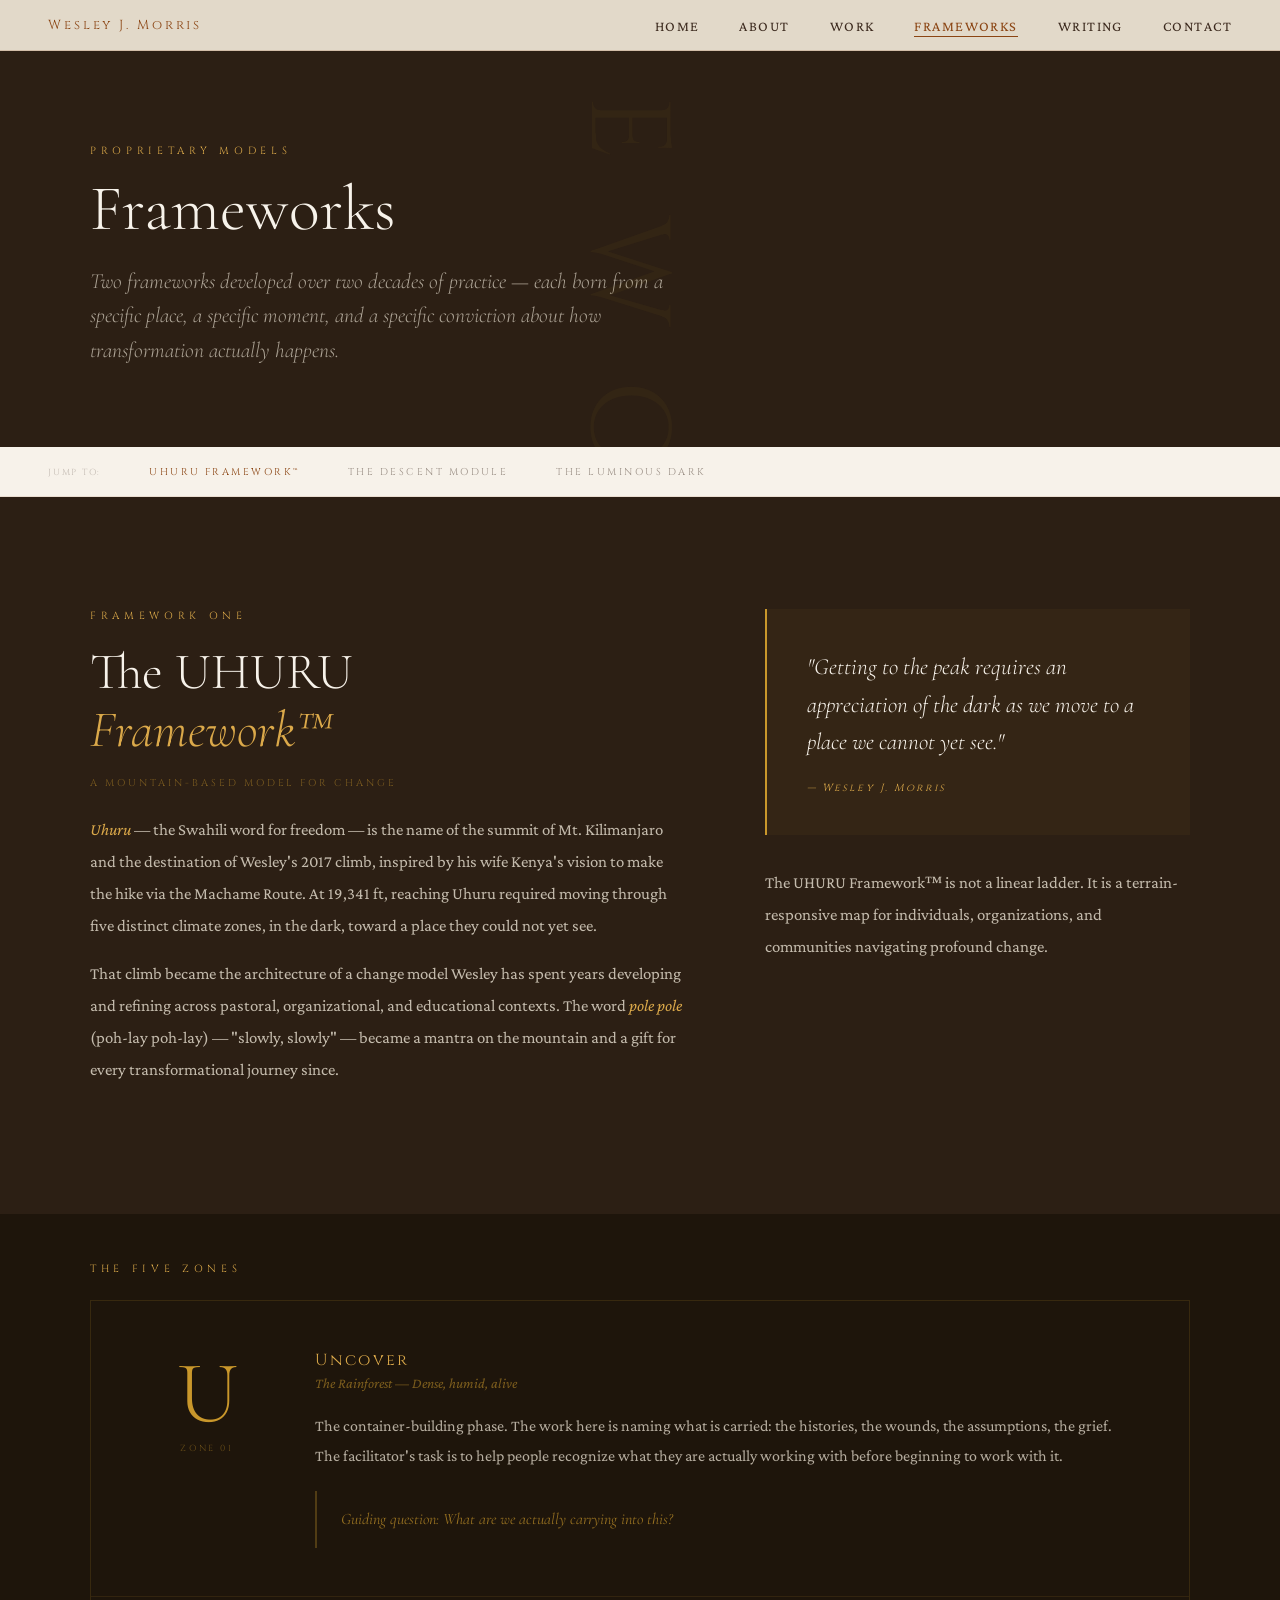
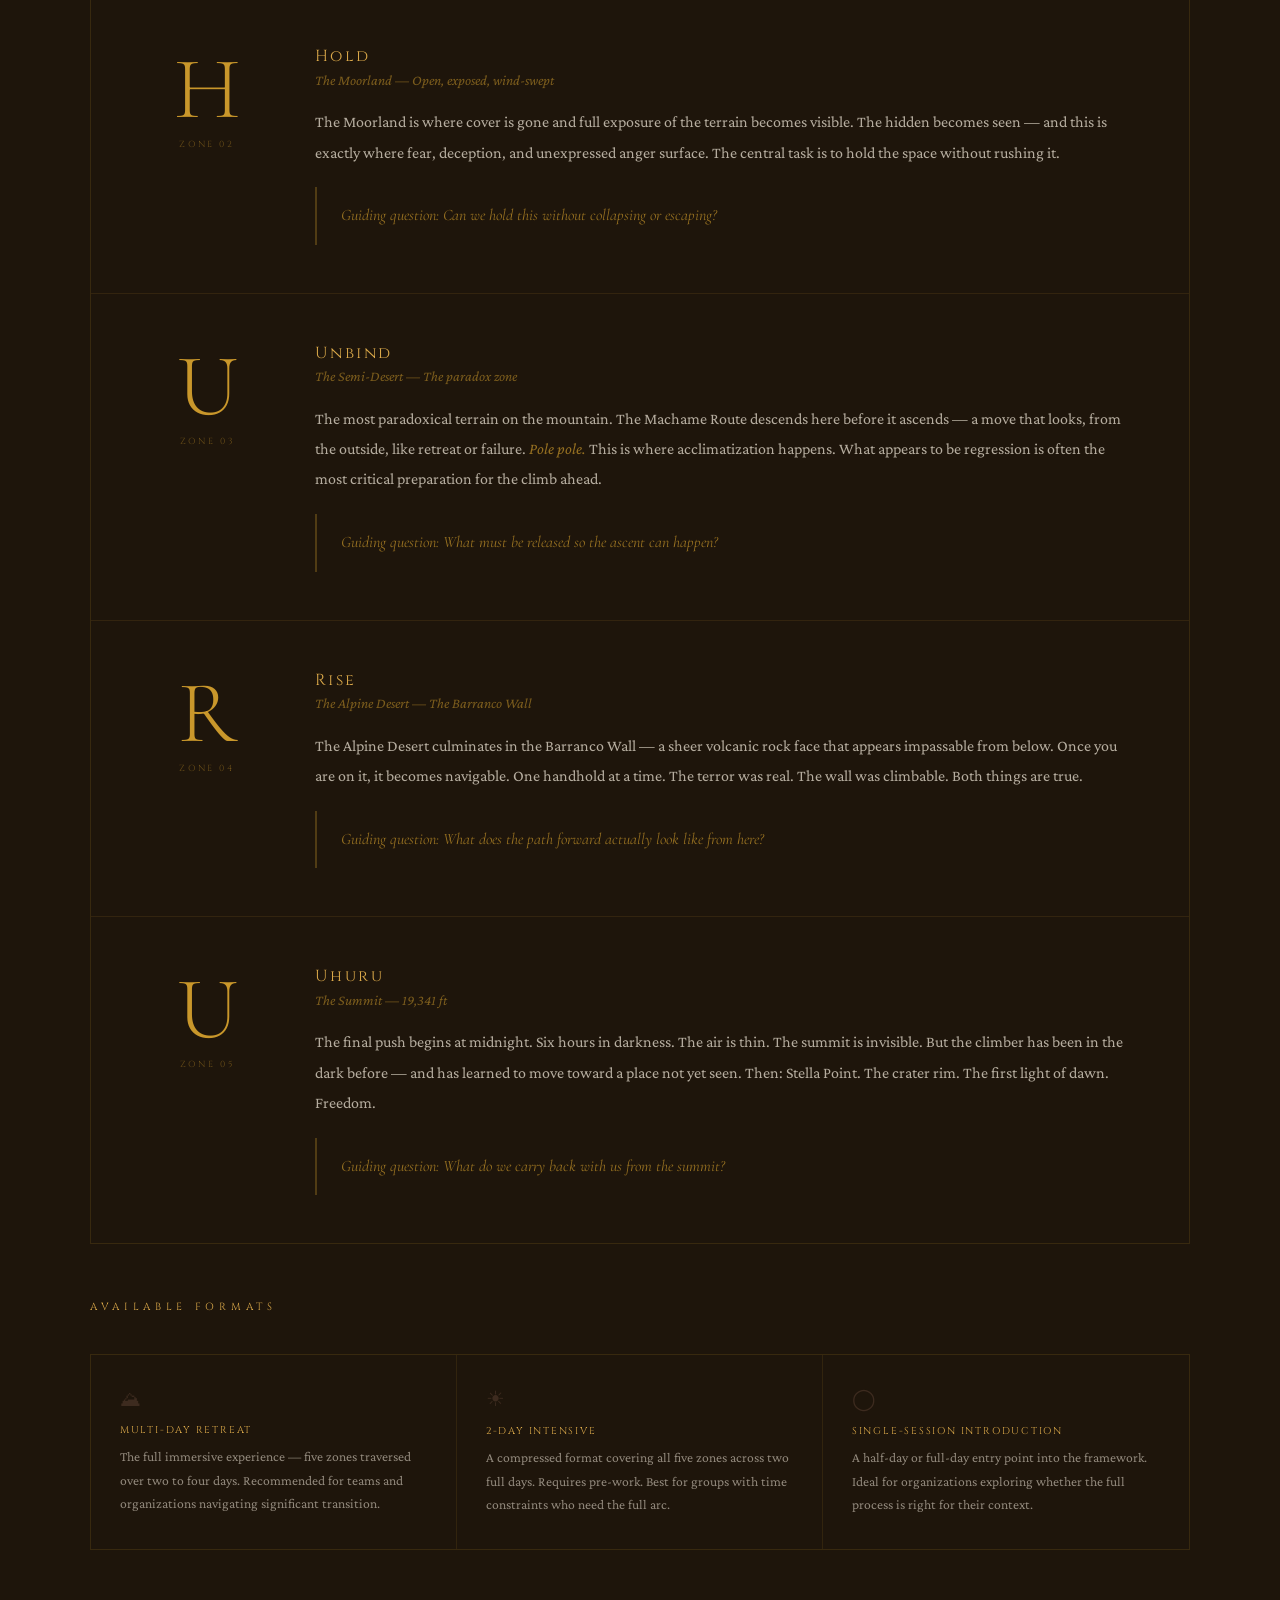
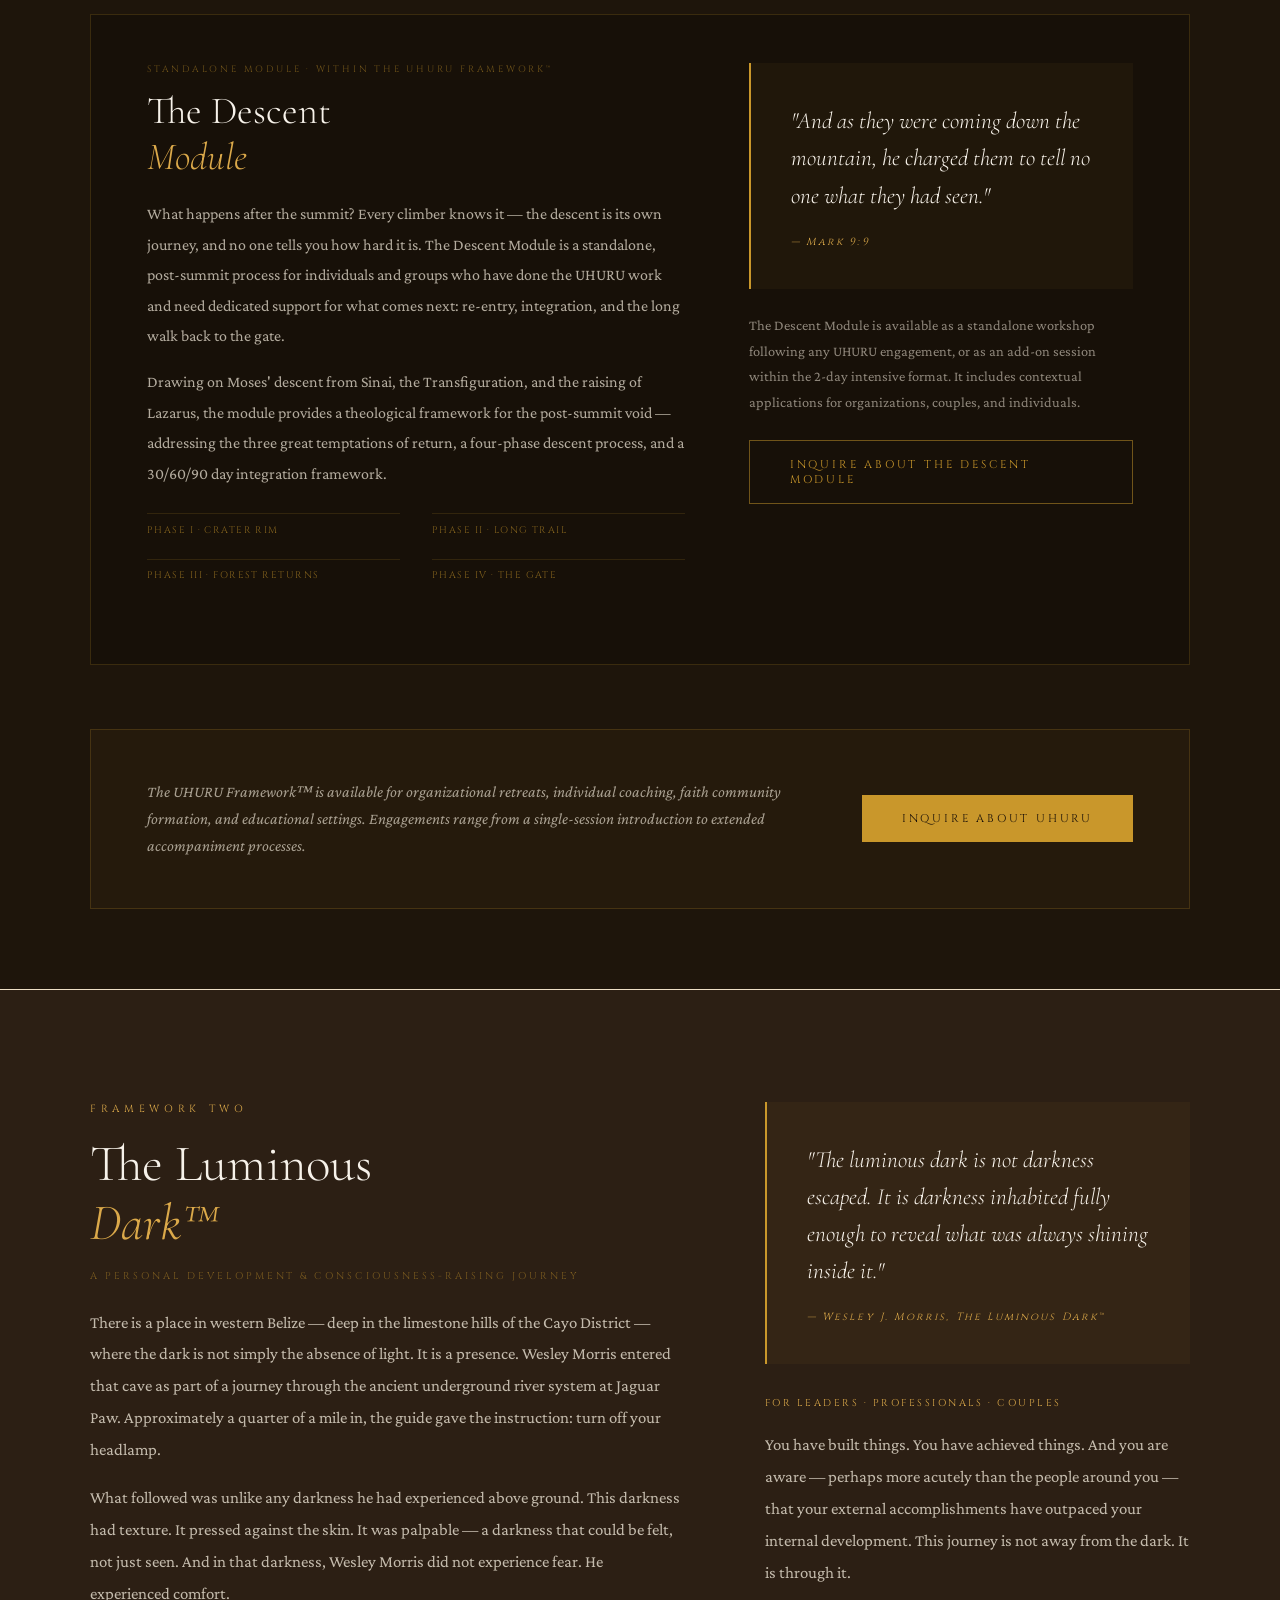
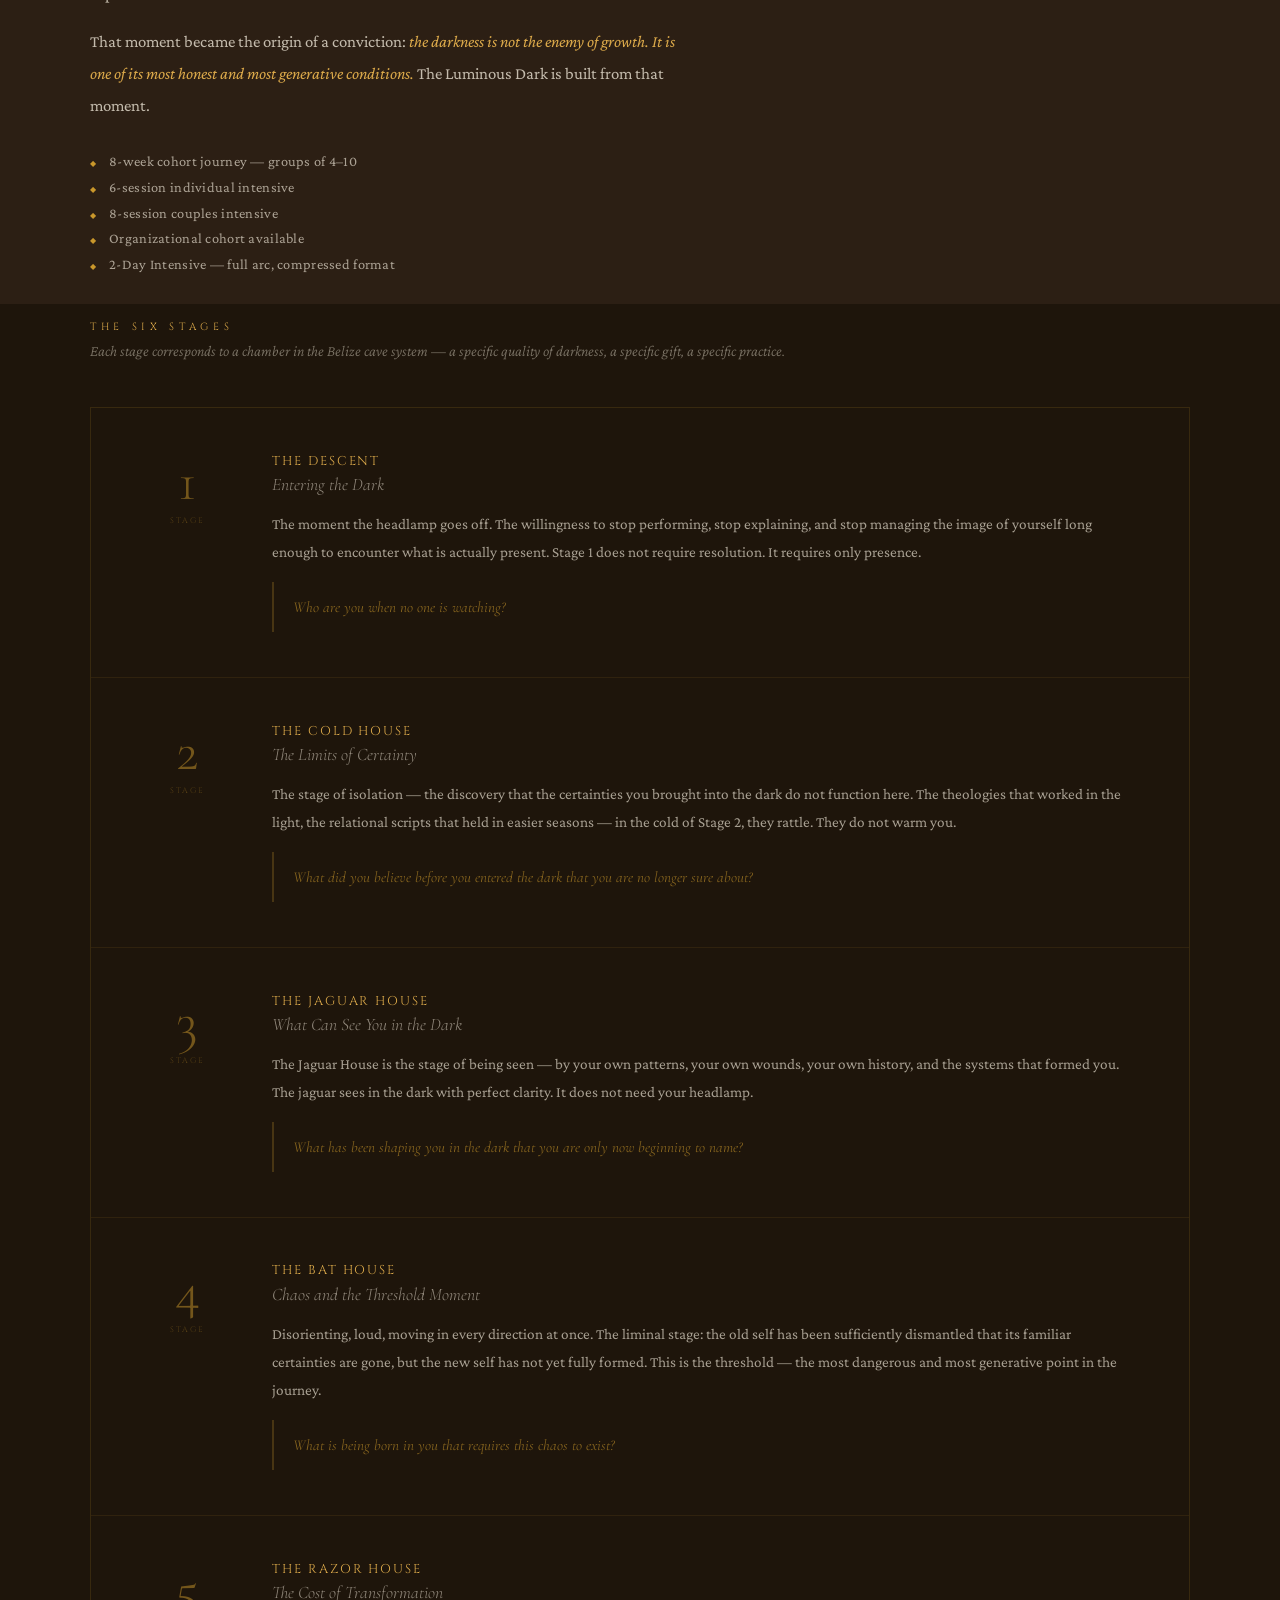
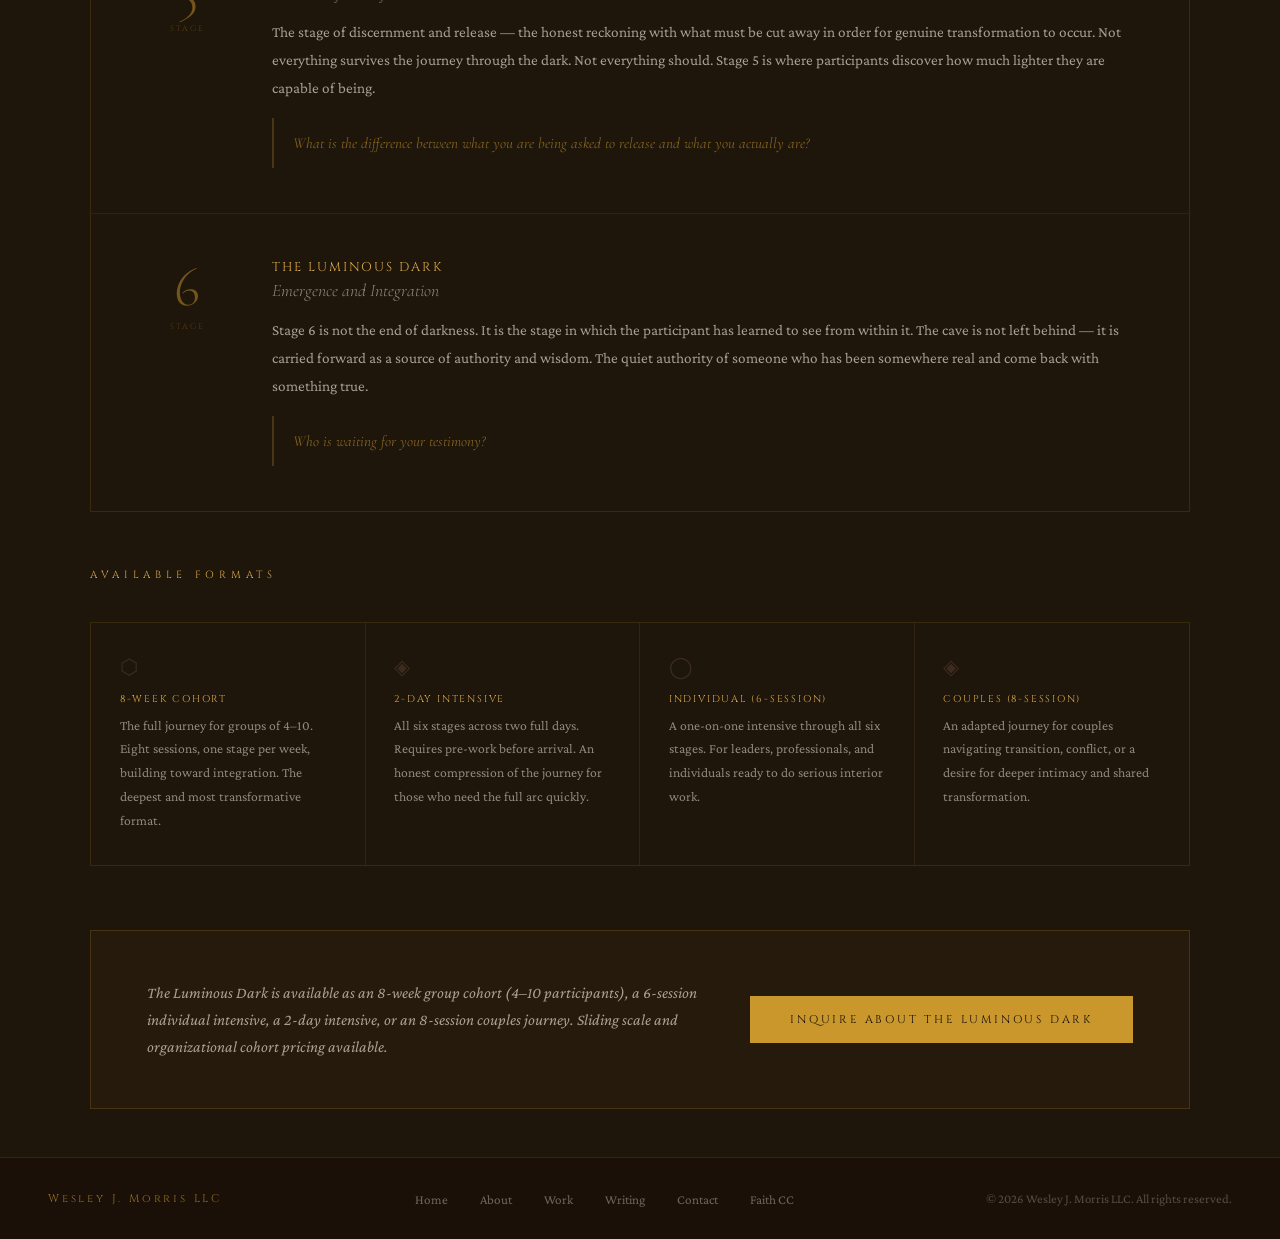
<file: framework.html>
<!DOCTYPE html>
<html lang="en">
<head>
  <meta charset="UTF-8" />
  <meta name="viewport" content="width=device-width, initial-scale=1.0" />
  <meta name="description" content="Proprietary frameworks by Wesley J. Morris — UHURU Framework™ and The Luminous Dark." />
  <title>Frameworks — Wesley J. Morris</title>
  <link rel="preconnect" href="https://fonts.googleapis.com" />
  <link rel="preconnect" href="https://fonts.gstatic.com" crossorigin />
  <link href="https://fonts.googleapis.com/css2?family=Cormorant+Garamond:ital,wght@0,300;0,400;0,600;1,300;1,400&family=Cinzel:wght@400;600&family=Crimson+Pro:ital,wght@0,300;0,400;1,300&display=swap" rel="stylesheet" />
  <link rel="stylesheet" href="assets/styles.css" />
  <style>
    /* ── Framework-specific ── */

    /* In-page jump nav */
    .framework-jump-nav {
      background: var(--parchment-light);
      border-bottom: 1px solid rgba(139,69,19,0.12);
      padding: 1.1rem 3rem;
      display: flex;
      gap: 3rem;
      align-items: center;
      position: sticky;
      top: 62px;
      z-index: 90;
    }
    .framework-jump-nav a {
      font-family: 'Cinzel', serif;
      font-size: 0.62rem;
      letter-spacing: 0.25em;
      text-transform: uppercase;
      color: rgba(61,43,31,0.5);
      text-decoration: none;
      transition: color 0.2s;
    }
    .framework-jump-nav a:hover,
    .framework-jump-nav a.active { color: var(--copper); }
    .framework-jump-label {
      font-family: 'Cinzel', serif;
      font-size: 0.55rem;
      letter-spacing: 0.2em;
      text-transform: uppercase;
      color: rgba(61,43,31,0.28);
      flex-shrink: 0;
    }

    /* Zone cards (UHURU) */
    .zone-full-grid {
      display: grid;
      grid-template-columns: 1fr;
      gap: 0;
      border: 1px solid rgba(201,151,43,0.15);
    }
    .zone-full-card {
      padding: 3rem 3.5rem;
      border-bottom: 1px solid rgba(201,151,43,0.12);
      display: grid;
      grid-template-columns: 120px 1fr;
      gap: 3rem;
      align-items: start;
      transition: background 0.3s;
    }
    .zone-full-card:last-child { border-bottom: none; }
    .zone-full-card:hover { background: rgba(201,151,43,0.04); }
    .zone-full-left { text-align: center; }
    .zone-full-letter {
      font-family: 'Cormorant Garamond', serif;
      font-size: 5.5rem;
      font-weight: 300;
      color: var(--gold);
      line-height: 1;
      display: block;
    }
    .zone-full-num {
      font-family: 'Cinzel', serif;
      font-size: 0.55rem;
      letter-spacing: 0.3em;
      color: rgba(201,151,43,0.45);
      text-transform: uppercase;
    }
    .zone-full-name {
      font-family: 'Cinzel', serif;
      font-size: 1rem;
      letter-spacing: 0.15em;
      color: var(--gold-light);
      margin-bottom: 0.3rem;
    }
    .zone-full-terrain {
      font-family: 'Crimson Pro', serif;
      font-size: 0.9rem;
      font-style: italic;
      color: rgba(201,151,43,0.55);
      margin-bottom: 1.2rem;
    }
    .zone-full-body {
      font-family: 'Crimson Pro', serif;
      font-size: 1rem;
      line-height: 1.9;
      color: rgba(240,232,216,0.72);
    }
    .zone-full-body p { margin-bottom: 0.9rem; }
    .zone-full-prompt {
      margin-top: 1.2rem;
      padding: 1rem 1.5rem;
      border-left: 2px solid rgba(201,151,43,0.3);
      font-family: 'Cormorant Garamond', serif;
      font-size: 1rem;
      font-style: italic;
      color: rgba(201,151,43,0.7);
      line-height: 1.6;
    }

    /* Two-col for framework origin sections */
    .origin-grid {
      display: grid;
      grid-template-columns: 1.4fr 1fr;
      gap: 5rem;
      align-items: start;
    }

    /* Stage cards for Luminous Dark & Friendship Doctrine */
    .stage-grid {
      display: grid;
      grid-template-columns: 1fr;
      gap: 0;
      border: 1px solid rgba(201,151,43,0.15);
      margin-top: 3rem;
    }
    .stage-card {
      padding: 2.8rem 3.2rem;
      border-bottom: 1px solid rgba(201,151,43,0.1);
      display: grid;
      grid-template-columns: 90px 1fr;
      gap: 2.5rem;
      align-items: start;
      transition: background 0.3s;
    }
    .stage-card:last-child { border-bottom: none; }
    .stage-card:hover { background: rgba(201,151,43,0.04); }
    .stage-num-block { text-align: center; }
    .stage-num {
      font-family: 'Cormorant Garamond', serif;
      font-size: 3.5rem;
      font-weight: 300;
      color: rgba(201,151,43,0.5);
      line-height: 1;
      display: block;
    }
    .stage-num-label {
      font-family: 'Cinzel', serif;
      font-size: 0.5rem;
      letter-spacing: 0.25em;
      text-transform: uppercase;
      color: rgba(201,151,43,0.3);
    }
    .stage-title {
      font-family: 'Cinzel', serif;
      font-size: 0.8rem;
      letter-spacing: 0.15em;
      text-transform: uppercase;
      color: var(--gold-light);
      margin-bottom: 0.3rem;
    }
    .stage-subtitle {
      font-family: 'Cormorant Garamond', serif;
      font-size: 1.1rem;
      font-style: italic;
      font-weight: 300;
      color: rgba(240,232,216,0.55);
      margin-bottom: 0.9rem;
    }
    .stage-body {
      font-family: 'Crimson Pro', serif;
      font-size: 0.95rem;
      line-height: 1.85;
      color: rgba(240,232,216,0.65);
    }
    .stage-question {
      margin-top: 1rem;
      padding: 0.8rem 1.2rem;
      border-left: 2px solid rgba(201,151,43,0.25);
      font-family: 'Cormorant Garamond', serif;
      font-size: 0.95rem;
      font-style: italic;
      color: rgba(201,151,43,0.6);
      line-height: 1.6;
    }

    /* Conviction list */
    .conviction-list {
      display: grid;
      grid-template-columns: 1fr 1fr;
      gap: 1.5rem 3rem;
      margin-top: 2.5rem;
    }
    .conviction-item {}
    .conviction-num {
      font-family: 'Cormorant Garamond', serif;
      font-size: 1.5rem;
      color: rgba(201,151,43,0.35);
      line-height: 1;
      margin-bottom: 0.3rem;
    }
    .conviction-title {
      font-family: 'Cinzel', serif;
      font-size: 0.68rem;
      letter-spacing: 0.15em;
      text-transform: uppercase;
      color: var(--gold-light);
      margin-bottom: 0.5rem;
    }
    .conviction-body {
      font-family: 'Crimson Pro', serif;
      font-size: 0.88rem;
      line-height: 1.8;
      color: rgba(240,232,216,0.58);
    }

    /* Format pills */
    .format-grid {
      display: grid;
      grid-template-columns: repeat(3,1fr);
      gap: 0;
      border: 1px solid rgba(201,151,43,0.15);
      margin-top: 2.5rem;
    }
    .format-card {
      padding: 2rem 1.8rem;
      border-right: 1px solid rgba(201,151,43,0.12);
    }
    .format-card:last-child { border-right: none; }
    .format-icon { font-size: 1.3rem; margin-bottom: 0.8rem; }
    .format-title {
      font-family: 'Cinzel', serif;
      font-size: 0.62rem;
      letter-spacing: 0.18em;
      text-transform: uppercase;
      color: var(--gold-light);
      margin-bottom: 0.5rem;
    }
    .format-desc {
      font-family: 'Crimson Pro', serif;
      font-size: 0.85rem;
      line-height: 1.75;
      color: rgba(240,232,216,0.55);
    }

    /* Inquiry CTA (shared) */
    .framework-inquiry {
      margin-top: 4rem;
      padding: 3rem 3.5rem;
      border: 1px solid rgba(201,151,43,0.2);
      background: rgba(201,151,43,0.04);
      display: flex;
      justify-content: space-between;
      align-items: center;
      gap: 3rem;
    }
    .framework-inquiry-text {
      font-family: 'Crimson Pro', serif;
      font-size: 1rem;
      font-style: italic;
      color: rgba(240,232,216,0.65);
      line-height: 1.7;
    }

    /* Section divider with title */
    .framework-divider {
      padding: 5rem 3rem 0;
      max-width: 1100px;
      margin: 0 auto;
    }
    .framework-divider-rule {
      border: none;
      border-top: 1px solid rgba(201,151,43,0.15);
      margin-bottom: 0;
    }

    @media (max-width: 900px) {
      .framework-jump-nav { padding: 1rem 1.5rem; gap: 1.5rem; overflow-x: auto; }
      .zone-full-card { grid-template-columns: 1fr; gap: 1rem; padding: 2.5rem 2rem; }
      .zone-full-left { text-align: left; display: flex; align-items: center; gap: 1rem; }
      .zone-full-letter { font-size: 3.5rem; }
      .stage-card { grid-template-columns: 1fr; gap: 0.8rem; padding: 2rem 1.5rem; }
      .stage-num-block { text-align: left; display: flex; align-items: center; gap: 0.8rem; }
      .stage-num { font-size: 2.5rem; }
      .origin-grid { grid-template-columns: 1fr; gap: 3rem; }
      .conviction-list { grid-template-columns: 1fr; }
      .format-grid { grid-template-columns: 1fr; }
      .format-card { border-right: none; border-bottom: 1px solid rgba(201,151,43,0.12); }
      .framework-inquiry { flex-direction: column; align-items: flex-start; }
    }
  </style>
</head>
<body>

  <!-- ══ NAV ══ -->
  <nav id="main-nav">
    <a href="index.html" class="nav-brand">Wesley J. Morris</a>
    <button class="nav-hamburger" id="hamburger" aria-label="Menu">
      <span></span><span></span><span></span>
    </button>
    <ul class="nav-links" id="nav-links">
      <li><a href="index.html">Home</a></li>
      <li><a href="about.html">About</a></li>
      <li><a href="work.html">Work</a></li>
      <li><a href="framework.html" class="active">Frameworks</a></li>
      <li><a href="blog.html">Writing</a></li>
      <li><a href="index.html#contact">Contact</a></li>
    </ul>
  </nav>

  <!-- ══ PAGE HEADER ══ -->
  <header class="page-header" data-watermark="FRAMEWORKS" style="background: var(--charcoal);">
    <div class="page-header-inner">
      <p class="t-eyebrow t-eyebrow--gold">Proprietary Models</p>
      <h1 class="t-display t-display--light" style="font-size: clamp(2.5rem, 5vw, 5.5rem);">Frameworks</h1>
      <p class="page-header-sub">
        Two frameworks developed over two decades of practice — each born from a specific place, a specific moment, and a specific conviction about how transformation actually happens.
      </p>
    </div>
  </header>

  <!-- ══ In-page jump nav ══ -->
  <div class="framework-jump-nav">
    <span class="framework-jump-label">Jump to:</span>
    <a href="#uhuru">UHURU Framework™</a>
    <a href="#uhuru-descent">The Descent Module</a>
    <a href="#luminous-dark">The Luminous Dark</a>
  </div>

  <!-- ══════════════════════════════════════════════
       FRAMEWORK 1 — UHURU
  ══════════════════════════════════════════════ -->

  <section class="section section--dark" id="uhuru">
    <div class="section-inner">
      <div class="origin-grid reveal">
        <div>
          <p class="section-label section-label--gold">Framework One</p>
          <h2 class="section-heading section-heading--light">
            The UHURU<br /><em style="color:var(--gold-light);">Framework™</em>
          </h2>
          <p style="font-family:'Cinzel',serif; font-size:0.62rem; letter-spacing:0.3em; text-transform:uppercase; color:rgba(201,151,43,0.5); margin-bottom:1.5rem;">A Mountain-Based Model for Change</p>
          <div class="t-body t-body--light" style="margin-bottom:1rem;">
            <p><em style="color:var(--gold-light);">Uhuru</em> — the Swahili word for freedom — is the name of the summit of Mt. Kilimanjaro and the destination of Wesley's 2017 climb, inspired by his wife Kenya's vision to make the hike via the Machame Route. At 19,341 ft, reaching Uhuru required moving through five distinct climate zones, in the dark, toward a place they could not yet see.</p>
          </div>
          <div class="t-body t-body--light" style="margin-bottom:1rem;">
            <p>That climb became the architecture of a change model Wesley has spent years developing and refining across pastoral, organizational, and educational contexts. The word <em style="color:var(--gold-light);">pole pole</em> (poh-lay poh-lay) — "slowly, slowly" — became a mantra on the mountain and a gift for every transformational journey since.</p>
          </div>
        </div>
        <div>
          <div class="blockquote-styled" style="margin-bottom: 2rem;">
            <blockquote>"Getting to the peak requires an appreciation of the dark as we move to a place we cannot yet see."</blockquote>
            <cite>— Wesley J. Morris</cite>
          </div>
          <div class="t-body t-body--light">
            <p>The UHURU Framework™ is not a linear ladder. It is a terrain-responsive map for individuals, organizations, and communities navigating profound change.</p>
          </div>
        </div>
      </div>
    </div>
  </section>

  <section style="background:#1e150b; padding: 3rem 3rem 5rem;" id="uhuru-zones">
    <div class="section-inner">
      <p class="section-label section-label--gold reveal" style="margin-bottom:1.5rem;">The Five Zones</p>
      <div class="zone-full-grid reveal">

        <div class="zone-full-card">
          <div class="zone-full-left">
            <span class="zone-full-letter">U</span>
            <span class="zone-full-num">Zone 01</span>
          </div>
          <div>
            <div class="zone-full-name">Uncover</div>
            <div class="zone-full-terrain">The Rainforest — Dense, humid, alive</div>
            <div class="zone-full-body">
              <p>The container-building phase. The work here is naming what is carried: the histories, the wounds, the assumptions, the grief. The facilitator's task is to help people recognize what they are actually working with before beginning to work with it.</p>
            </div>
            <div class="zone-full-prompt">Guiding question: <em>What are we actually carrying into this?</em></div>
          </div>
        </div>

        <div class="zone-full-card">
          <div class="zone-full-left">
            <span class="zone-full-letter">H</span>
            <span class="zone-full-num">Zone 02</span>
          </div>
          <div>
            <div class="zone-full-name">Hold</div>
            <div class="zone-full-terrain">The Moorland — Open, exposed, wind-swept</div>
            <div class="zone-full-body">
              <p>The Moorland is where cover is gone and full exposure of the terrain becomes visible. The hidden becomes seen — and this is exactly where fear, deception, and unexpressed anger surface. The central task is to hold the space without rushing it.</p>
            </div>
            <div class="zone-full-prompt">Guiding question: <em>Can we hold this without collapsing or escaping?</em></div>
          </div>
        </div>

        <div class="zone-full-card">
          <div class="zone-full-left">
            <span class="zone-full-letter">U</span>
            <span class="zone-full-num">Zone 03</span>
          </div>
          <div>
            <div class="zone-full-name">Unbind</div>
            <div class="zone-full-terrain">The Semi-Desert — The paradox zone</div>
            <div class="zone-full-body">
              <p>The most paradoxical terrain on the mountain. The Machame Route descends here before it ascends — a move that looks, from the outside, like retreat or failure. <em style="color:rgba(201,151,43,0.7)">Pole pole.</em> This is where acclimatization happens. What appears to be regression is often the most critical preparation for the climb ahead.</p>
            </div>
            <div class="zone-full-prompt">Guiding question: <em>What must be released so the ascent can happen?</em></div>
          </div>
        </div>

        <div class="zone-full-card">
          <div class="zone-full-left">
            <span class="zone-full-letter">R</span>
            <span class="zone-full-num">Zone 04</span>
          </div>
          <div>
            <div class="zone-full-name">Rise</div>
            <div class="zone-full-terrain">The Alpine Desert — The Barranco Wall</div>
            <div class="zone-full-body">
              <p>The Alpine Desert culminates in the Barranco Wall — a sheer volcanic rock face that appears impassable from below. Once you are on it, it becomes navigable. One handhold at a time. The terror was real. The wall was climbable. Both things are true.</p>
            </div>
            <div class="zone-full-prompt">Guiding question: <em>What does the path forward actually look like from here?</em></div>
          </div>
        </div>

        <div class="zone-full-card">
          <div class="zone-full-left">
            <span class="zone-full-letter">U</span>
            <span class="zone-full-num">Zone 05</span>
          </div>
          <div>
            <div class="zone-full-name">Uhuru</div>
            <div class="zone-full-terrain">The Summit — 19,341 ft</div>
            <div class="zone-full-body">
              <p>The final push begins at midnight. Six hours in darkness. The air is thin. The summit is invisible. But the climber has been in the dark before — and has learned to move toward a place not yet seen. Then: Stella Point. The crater rim. The first light of dawn. Freedom.</p>
            </div>
            <div class="zone-full-prompt">Guiding question: <em>What do we carry back with us from the summit?</em></div>
          </div>
        </div>

      </div>
      <!-- Format options -->
      <p class="section-label section-label--gold reveal" style="margin-top:3.5rem; margin-bottom:1.5rem;">Available Formats</p>
      <div class="format-grid reveal">
        <div class="format-card">
          <div class="format-icon">⛰</div>
          <div class="format-title">Multi-Day Retreat</div>
          <p class="format-desc">The full immersive experience — five zones traversed over two to four days. Recommended for teams and organizations navigating significant transition.</p>
        </div>
        <div class="format-card">
          <div class="format-icon">☀</div>
          <div class="format-title">2-Day Intensive</div>
          <p class="format-desc">A compressed format covering all five zones across two full days. Requires pre-work. Best for groups with time constraints who need the full arc.</p>
        </div>
        <div class="format-card">
          <div class="format-icon">◯</div>
          <div class="format-title">Single-Session Introduction</div>
          <p class="format-desc">A half-day or full-day entry point into the framework. Ideal for organizations exploring whether the full process is right for their context.</p>
        </div>
      </div>

      <!-- Descent Module -->
      <section id="uhuru-descent" style="margin-top: 4rem; padding: 3rem 3.5rem; border: 1px solid rgba(201,151,43,0.2); background: rgba(0,0,0,0.25);">
        <div style="display: grid; grid-template-columns: 1.4fr 1fr; gap: 4rem; align-items: start;">
          <div>
            <p style="font-family:'Cinzel',serif; font-size:0.58rem; letter-spacing:0.3em; text-transform:uppercase; color:rgba(201,151,43,0.5); margin-bottom:0.8rem;">Standalone Module · Within the UHURU Framework™</p>
            <h3 style="font-family:'Cormorant Garamond',serif; font-size:clamp(1.6rem,3vw,2.4rem); font-weight:300; color:var(--parchment-light); line-height:1.2; margin-bottom:1.2rem;">The Descent<br /><em style="color:var(--gold-light);">Module</em></h3>
            <p style="font-family:'Crimson Pro',serif; font-size:1rem; line-height:1.9; color:rgba(240,232,216,0.72); margin-bottom:1rem;">What happens after the summit? Every climber knows it — the descent is its own journey, and no one tells you how hard it is. The Descent Module is a standalone, post-summit process for individuals and groups who have done the UHURU work and need dedicated support for what comes next: re-entry, integration, and the long walk back to the gate.</p>
            <p style="font-family:'Crimson Pro',serif; font-size:1rem; line-height:1.9; color:rgba(240,232,216,0.72); margin-bottom:1.5rem;">Drawing on Moses' descent from Sinai, the Transfiguration, and the raising of Lazarus, the module provides a theological framework for the post-summit void — addressing the three great temptations of return, a four-phase descent process, and a 30/60/90 day integration framework.</p>
            <div style="display:grid; grid-template-columns:1fr 1fr; gap:0.8rem 2rem; margin-bottom:1.5rem;">
              <div style="font-family:'Cinzel',serif; font-size:0.6rem; letter-spacing:0.15em; text-transform:uppercase; color:rgba(201,151,43,0.6); padding: 0.6rem 0; border-top:1px solid rgba(201,151,43,0.15);">Phase I · Crater Rim</div>
              <div style="font-family:'Cinzel',serif; font-size:0.6rem; letter-spacing:0.15em; text-transform:uppercase; color:rgba(201,151,43,0.6); padding: 0.6rem 0; border-top:1px solid rgba(201,151,43,0.15);">Phase II · Long Trail</div>
              <div style="font-family:'Cinzel',serif; font-size:0.6rem; letter-spacing:0.15em; text-transform:uppercase; color:rgba(201,151,43,0.6); padding: 0.6rem 0; border-top:1px solid rgba(201,151,43,0.15);">Phase III · Forest Returns</div>
              <div style="font-family:'Cinzel',serif; font-size:0.6rem; letter-spacing:0.15em; text-transform:uppercase; color:rgba(201,151,43,0.6); padding: 0.6rem 0; border-top:1px solid rgba(201,151,43,0.15);">Phase IV · The Gate</div>
            </div>
          </div>
          <div>
            <div class="blockquote-styled">
              <blockquote>"And as they were coming down the mountain, he charged them to tell no one what they had seen."</blockquote>
              <cite>— Mark 9:9</cite>
            </div>
            <p style="font-family:'Crimson Pro',serif; font-size:0.9rem; line-height:1.8; color:rgba(240,232,216,0.55); margin-top:1.5rem;">The Descent Module is available as a standalone workshop following any UHURU engagement, or as an add-on session within the 2-day intensive format. It includes contextual applications for organizations, couples, and individuals.</p>
            <a href="index.html#contact" class="btn btn--gold-ghost" style="margin-top:1.5rem; display:inline-block;">Inquire About The Descent Module</a>
          </div>
        </div>
      </section>

      <div class="framework-inquiry reveal">
        <div class="framework-inquiry-text">The UHURU Framework™ is available for organizational retreats, individual coaching, faith community formation, and educational settings. Engagements range from a single-session introduction to extended accompaniment processes.</div>
        <a href="index.html#contact" class="btn btn--gold" style="white-space:nowrap; flex-shrink:0; border:none;">Inquire About UHURU</a>
      </div>
    </div>
  </section>


  <!-- ══════════════════════════════════════════════
       FRAMEWORK 2 — THE LUMINOUS DARK
  ══════════════════════════════════════════════ -->

  <hr style="border:none; border-top:1px solid rgba(201,151,43,0.1); margin:0;" />

  <section class="section section--dark" id="luminous-dark" style="padding-bottom: 2rem;">
    <div class="section-inner">
      <div class="origin-grid reveal">
        <div>
          <p class="section-label section-label--gold">Framework Two</p>
          <h2 class="section-heading section-heading--light">
            The Luminous<br /><em style="color:var(--gold-light);">Dark™</em>
          </h2>
          <p style="font-family:'Cinzel',serif; font-size:0.62rem; letter-spacing:0.3em; text-transform:uppercase; color:rgba(201,151,43,0.5); margin-bottom:1.5rem;">A Personal Development &amp; Consciousness-Raising Journey</p>
          <div class="t-body t-body--light" style="margin-bottom:1rem;">
            <p>There is a place in western Belize — deep in the limestone hills of the Cayo District — where the dark is not simply the absence of light. It is a presence. Wesley Morris entered that cave as part of a journey through the ancient underground river system at Jaguar Paw. Approximately a quarter of a mile in, the guide gave the instruction: turn off your headlamp.</p>
          </div>
          <div class="t-body t-body--light" style="margin-bottom:1rem;">
            <p>What followed was unlike any darkness he had experienced above ground. This darkness had texture. It pressed against the skin. It was palpable — a darkness that could be felt, not just seen. And in that darkness, Wesley Morris did not experience fear. He experienced comfort.</p>
          </div>
          <div class="t-body t-body--light" style="margin-bottom:1.5rem;">
            <p>That moment became the origin of a conviction: <em style="color:var(--gold-light);">the darkness is not the enemy of growth. It is one of its most honest and most generative conditions.</em> The Luminous Dark is built from that moment.</p>
          </div>
          <div class="cred-list">
            <div class="cred-item cred-item--light">8-week cohort journey — groups of 4–10</div>
            <div class="cred-item cred-item--light">6-session individual intensive</div>
            <div class="cred-item cred-item--light">8-session couples intensive</div>
            <div class="cred-item cred-item--light">Organizational cohort available</div>
            <div class="cred-item cred-item--light">2-Day Intensive — full arc, compressed format</div>
          </div>
        </div>
        <div>
          <div class="blockquote-styled" style="margin-bottom: 2rem;">
            <blockquote>"The luminous dark is not darkness escaped. It is darkness inhabited fully enough to reveal what was always shining inside it."</blockquote>
            <cite>— Wesley J. Morris, The Luminous Dark™</cite>
          </div>
          <p style="font-family:'Cinzel',serif; font-size:0.62rem; letter-spacing:0.25em; text-transform:uppercase; color:var(--gold-light); margin-bottom:1.2rem;">For Leaders · Professionals · Couples</p>
          <div class="t-body t-body--light">
            <p>You have built things. You have achieved things. And you are aware — perhaps more acutely than the people around you — that your external accomplishments have outpaced your internal development. This journey is not away from the dark. It is through it.</p>
          </div>
        </div>
      </div>
    </div>
  </section>

  <section style="background:#1e150b; padding: 1rem 3rem 3rem;" id="luminous-dark-stages">
    <div class="section-inner">
      <p class="section-label section-label--gold reveal" style="margin-bottom:0.5rem;">The Six Stages</p>
      <p style="font-family:'Crimson Pro',serif; font-style:italic; font-size:0.95rem; color:rgba(240,232,216,0.45); margin-bottom:1.5rem; font-weight:300;">Each stage corresponds to a chamber in the Belize cave system — a specific quality of darkness, a specific gift, a specific practice.</p>
      <div class="stage-grid reveal">

        <div class="stage-card">
          <div class="stage-num-block">
            <span class="stage-num">1</span>
            <span class="stage-num-label">Stage</span>
          </div>
          <div>
            <div class="stage-title">The Descent</div>
            <div class="stage-subtitle">Entering the Dark</div>
            <p class="stage-body">The moment the headlamp goes off. The willingness to stop performing, stop explaining, and stop managing the image of yourself long enough to encounter what is actually present. Stage 1 does not require resolution. It requires only presence.</p>
            <div class="stage-question"><em>Who are you when no one is watching?</em></div>
          </div>
        </div>

        <div class="stage-card">
          <div class="stage-num-block">
            <span class="stage-num">2</span>
            <span class="stage-num-label">Stage</span>
          </div>
          <div>
            <div class="stage-title">The Cold House</div>
            <div class="stage-subtitle">The Limits of Certainty</div>
            <p class="stage-body">The stage of isolation — the discovery that the certainties you brought into the dark do not function here. The theologies that worked in the light, the relational scripts that held in easier seasons — in the cold of Stage 2, they rattle. They do not warm you.</p>
            <div class="stage-question"><em>What did you believe before you entered the dark that you are no longer sure about?</em></div>
          </div>
        </div>

        <div class="stage-card">
          <div class="stage-num-block">
            <span class="stage-num">3</span>
            <span class="stage-num-label">Stage</span>
          </div>
          <div>
            <div class="stage-title">The Jaguar House</div>
            <div class="stage-subtitle">What Can See You in the Dark</div>
            <p class="stage-body">The Jaguar House is the stage of being seen — by your own patterns, your own wounds, your own history, and the systems that formed you. The jaguar sees in the dark with perfect clarity. It does not need your headlamp.</p>
            <div class="stage-question"><em>What has been shaping you in the dark that you are only now beginning to name?</em></div>
          </div>
        </div>

        <div class="stage-card">
          <div class="stage-num-block">
            <span class="stage-num">4</span>
            <span class="stage-num-label">Stage</span>
          </div>
          <div>
            <div class="stage-title">The Bat House</div>
            <div class="stage-subtitle">Chaos and the Threshold Moment</div>
            <p class="stage-body">Disorienting, loud, moving in every direction at once. The liminal stage: the old self has been sufficiently dismantled that its familiar certainties are gone, but the new self has not yet fully formed. This is the threshold — the most dangerous and most generative point in the journey.</p>
            <div class="stage-question"><em>What is being born in you that requires this chaos to exist?</em></div>
          </div>
        </div>

        <div class="stage-card">
          <div class="stage-num-block">
            <span class="stage-num">5</span>
            <span class="stage-num-label">Stage</span>
          </div>
          <div>
            <div class="stage-title">The Razor House</div>
            <div class="stage-subtitle">The Cost of Transformation</div>
            <p class="stage-body">The stage of discernment and release — the honest reckoning with what must be cut away in order for genuine transformation to occur. Not everything survives the journey through the dark. Not everything should. Stage 5 is where participants discover how much lighter they are capable of being.</p>
            <div class="stage-question"><em>What is the difference between what you are being asked to release and what you actually are?</em></div>
          </div>
        </div>

        <div class="stage-card">
          <div class="stage-num-block">
            <span class="stage-num">6</span>
            <span class="stage-num-label">Stage</span>
          </div>
          <div>
            <div class="stage-title">The Luminous Dark</div>
            <div class="stage-subtitle">Emergence and Integration</div>
            <p class="stage-body">Stage 6 is not the end of darkness. It is the stage in which the participant has learned to see from within it. The cave is not left behind — it is carried forward as a source of authority and wisdom. The quiet authority of someone who has been somewhere real and come back with something true.</p>
            <div class="stage-question"><em>Who is waiting for your testimony?</em></div>
          </div>
        </div>

      </div>

      <!-- Format options -->
      <p class="section-label section-label--gold reveal" style="margin-top:3.5rem; margin-bottom:1.5rem;">Available Formats</p>
      <div class="format-grid reveal" style="grid-template-columns: repeat(4,1fr);">
        <div class="format-card">
          <div class="format-icon">⬡</div>
          <div class="format-title">8-Week Cohort</div>
          <p class="format-desc">The full journey for groups of 4–10. Eight sessions, one stage per week, building toward integration. The deepest and most transformative format.</p>
        </div>
        <div class="format-card">
          <div class="format-icon">◈</div>
          <div class="format-title">2-Day Intensive</div>
          <p class="format-desc">All six stages across two full days. Requires pre-work before arrival. An honest compression of the journey for those who need the full arc quickly.</p>
        </div>
        <div class="format-card">
          <div class="format-icon">◯</div>
          <div class="format-title">Individual (6-Session)</div>
          <p class="format-desc">A one-on-one intensive through all six stages. For leaders, professionals, and individuals ready to do serious interior work.</p>
        </div>
        <div class="format-card">
          <div class="format-icon">◈</div>
          <div class="format-title">Couples (8-Session)</div>
          <p class="format-desc">An adapted journey for couples navigating transition, conflict, or a desire for deeper intimacy and shared transformation.</p>
        </div>
      </div>

      <div class="framework-inquiry reveal">
        <div class="framework-inquiry-text">The Luminous Dark is available as an 8-week group cohort (4–10 participants), a 6-session individual intensive, a 2-day intensive, or an 8-session couples journey. Sliding scale and organizational cohort pricing available.</div>
        <a href="index.html#contact" class="btn btn--gold" style="white-space:nowrap; flex-shrink:0; border:none;">Inquire About The Luminous Dark</a>
      </div>
    </div>
  </section>



  <!-- ══ FOOTER ══ -->
  <footer class="site-footer">
    <span class="footer-brand">Wesley J. Morris LLC</span>
    <ul class="footer-links">
      <li><a href="index.html">Home</a></li>
      <li><a href="about.html">About</a></li>
      <li><a href="work.html">Work</a></li>
      <li><a href="blog.html">Writing</a></li>
      <li><a href="index.html#contact">Contact</a></li>
      <li><a href="https://faithccgso.org" target="_blank" rel="noopener">Faith CC</a></li>
    </ul>
    <span class="footer-copy">© 2026 Wesley J. Morris LLC. All rights reserved.</span>
  </footer>

  <script>
    const observer = new IntersectionObserver((entries) => {
      entries.forEach(entry => {
        if (entry.isIntersecting) { entry.target.classList.add('visible'); observer.unobserve(entry.target); }
      });
    }, { threshold: 0.06 });
    document.querySelectorAll('.reveal').forEach(el => observer.observe(el));
    window.addEventListener('scroll', () => {
      document.getElementById('main-nav').style.boxShadow = window.scrollY > 40 ? '0 2px 24px rgba(26,16,8,0.1)' : 'none';
    });
    document.getElementById('hamburger').addEventListener('click', () => {
      document.getElementById('nav-links').classList.toggle('open');
    });

    // Highlight active jump-nav link on scroll
    const sections = [
      { id: 'uhuru', link: 0 },
      { id: 'uhuru-descent', link: 1 },
      { id: 'luminous-dark', link: 2 }
    ];
    const jumpLinks = document.querySelectorAll('.framework-jump-nav a');
    window.addEventListener('scroll', () => {
      let current = 0;
      sections.forEach((s, i) => {
        const el = document.getElementById(s.id);
        if (el && window.scrollY >= el.offsetTop - 120) current = i;
      });
      jumpLinks.forEach((l, i) => l.classList.toggle('active', i === current));
    });
  </script>
</body>
</html>
</file>
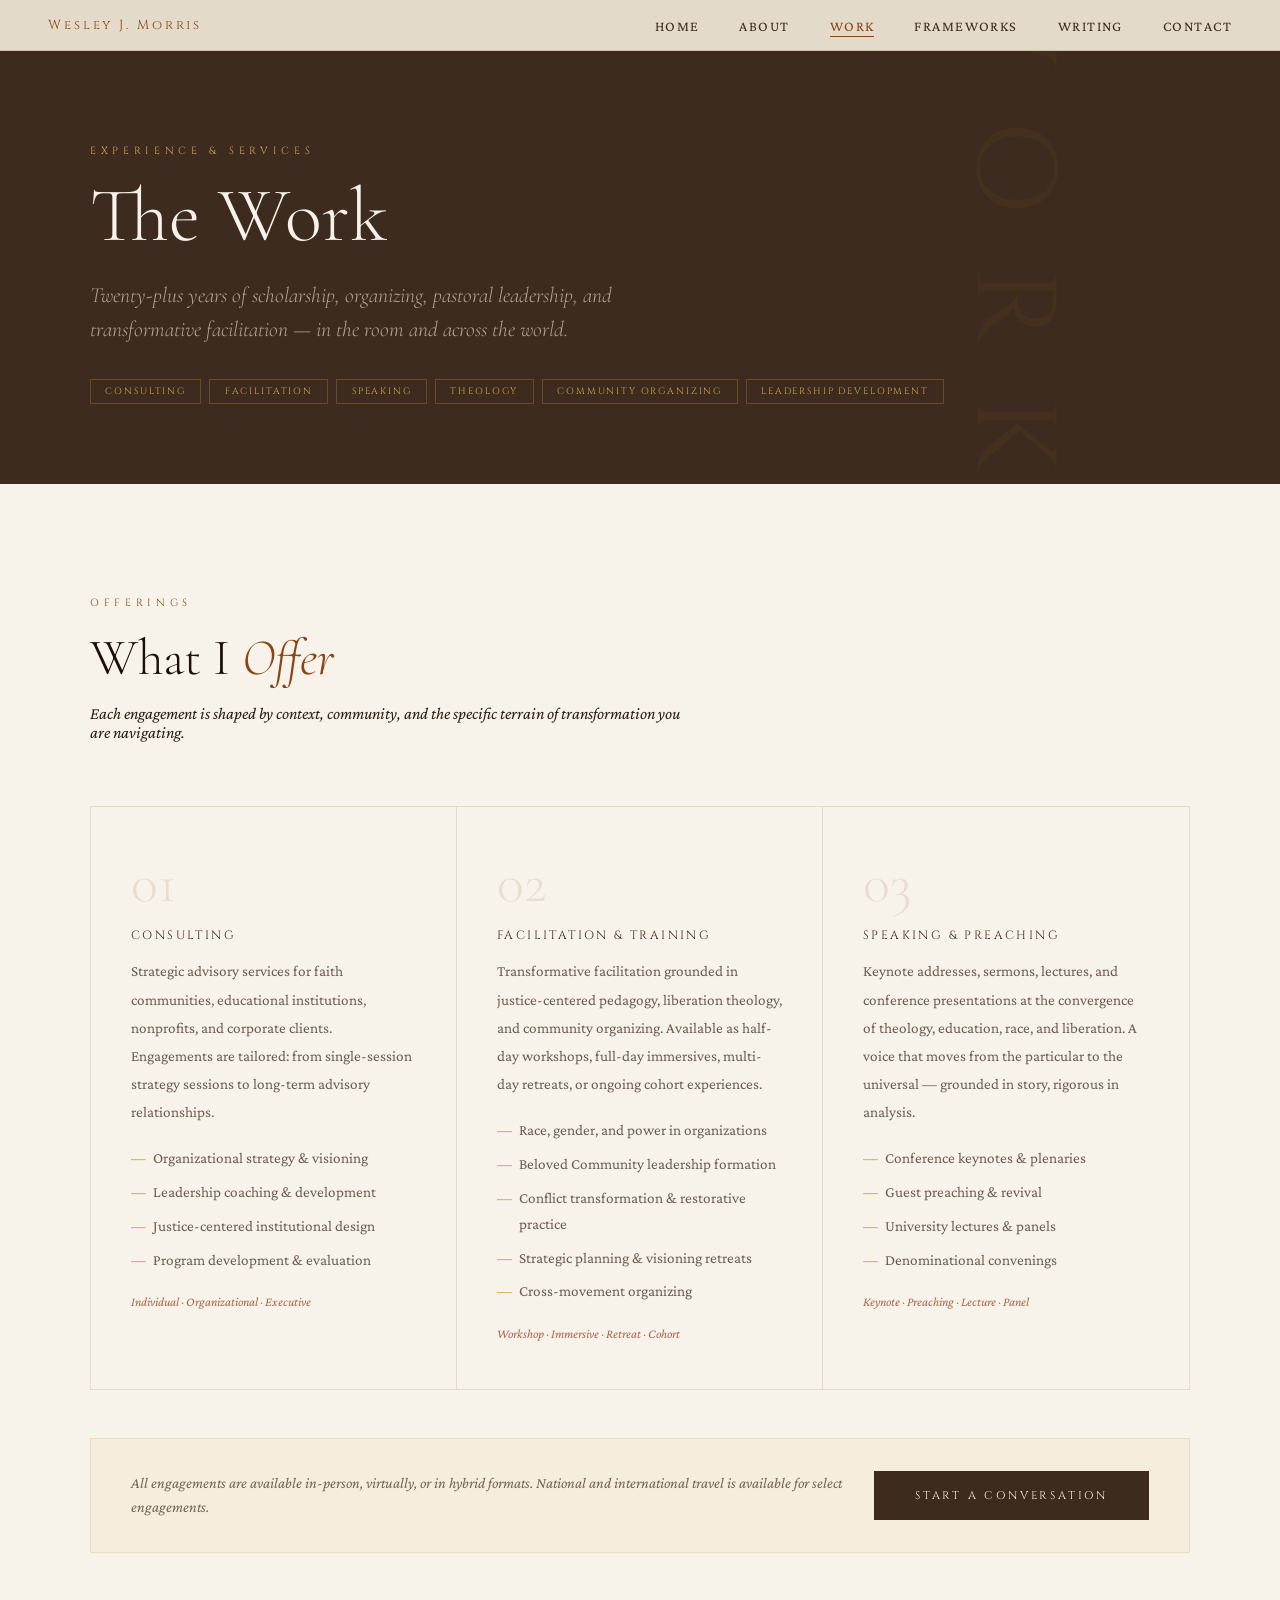
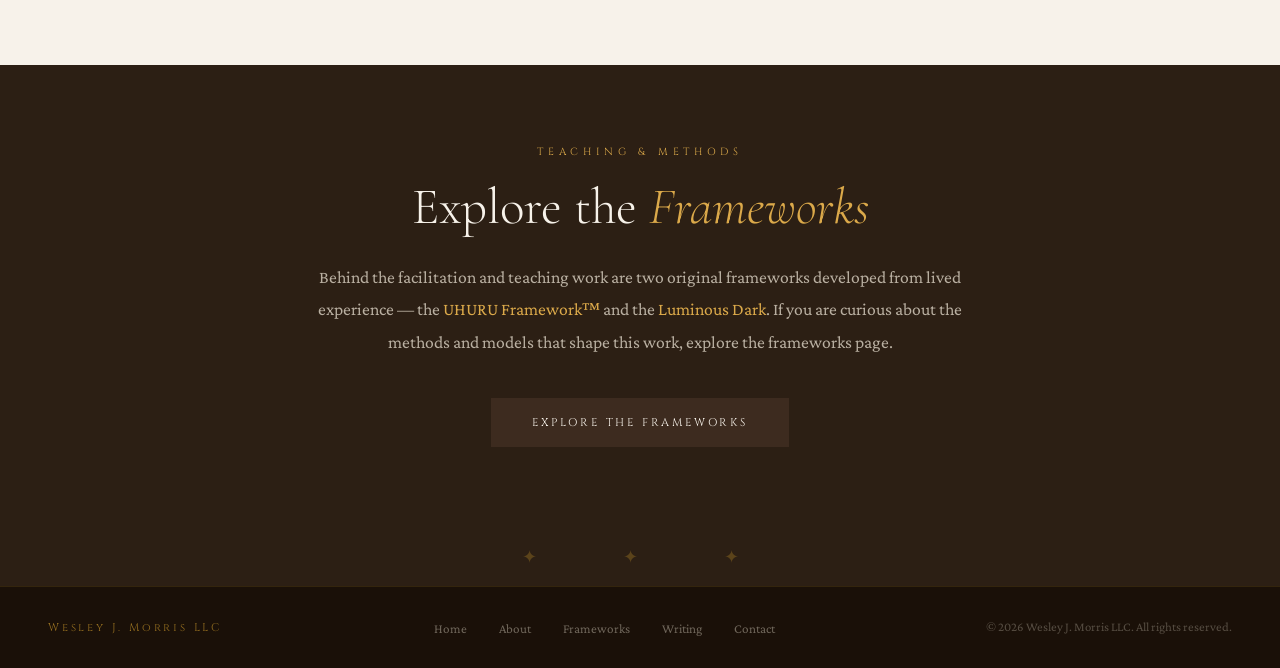
<file: work.html>
<!DOCTYPE html>
<html lang="en">
<head>
  <meta charset="UTF-8" />
  <meta name="viewport" content="width=device-width, initial-scale=1.0" />
  <meta name="description" content="Wesley J. Morris — Work, experience, facilitation, speaking, and consulting rooted in community transformation and liberatory education." />
  <title>Work — Wesley J. Morris</title>
  <link rel="preconnect" href="https://fonts.googleapis.com" />
  <link rel="preconnect" href="https://fonts.gstatic.com" crossorigin />
  <link href="https://fonts.googleapis.com/css2?family=Cormorant+Garamond:ital,wght@0,300;0,400;0,600;1,300;1,400&family=Cinzel:wght@400;600&family=Crimson+Pro:ital,wght@0,300;0,400;1,300&display=swap" rel="stylesheet" />
  <link rel="stylesheet" href="assets/styles.css" />
  <style>
    /* Two-column layout for awards + engagements */
    .two-col {
      display: grid;
      grid-template-columns: 1fr 1fr;
      gap: 5rem;
    }
    .two-col--3-2 {
      display: grid;
      grid-template-columns: 1.4fr 1fr;
      gap: 5rem;
    }
    .exp-item--dark {
      border-color: rgba(201,151,43,0.12);
    }
    .exp-item--dark:first-child {
      border-top-color: rgba(201,151,43,0.12);
    }
    .tag-row {
      display: flex;
      flex-wrap: wrap;
      gap: 0.5rem;
      margin-top: 1.5rem;
    }
    .tag {
      font-family: 'Cinzel', serif;
      font-size: 0.58rem;
      letter-spacing: 0.2em;
      text-transform: uppercase;
      padding: 0.35rem 0.9rem;
      border: 1px solid rgba(139,69,19,0.25);
      color: var(--copper-light);
    }
    .tag--dark {
      border-color: rgba(201,151,43,0.3);
      color: var(--gold-light);
    }
    .inline-link {
      color: var(--copper);
      text-decoration: none;
      border-bottom: 1px solid rgba(139,69,19,0.25);
      transition: border-color 0.2s;
    }
    .inline-link:hover { border-color: var(--copper); }
    .resume-cta {
      background: rgba(201,151,43,0.06);
      border: 1px solid rgba(201,151,43,0.2);
      padding: 2rem 2.5rem;
      display: flex;
      align-items: center;
      justify-content: space-between;
      gap: 2rem;
      margin-top: 3rem;
    }
    .resume-cta p {
      font-family: 'Crimson Pro', serif;
      font-size: 0.95rem;
      font-style: italic;
      color: rgba(61,43,31,0.7);
      line-height: 1.6;
    }
    @media (max-width: 900px) {
      .two-col, .two-col--3-2 { grid-template-columns: 1fr; gap: 3rem; }
      .resume-cta { flex-direction: column; align-items: flex-start; }
    }
  </style>
</head>
<body>

  <!-- ══ NAV ══ -->
  <nav id="main-nav">
    <a href="index.html" class="nav-brand">Wesley J. Morris</a>
    <button class="nav-hamburger" id="hamburger" aria-label="Menu">
      <span></span><span></span><span></span>
    </button>
    <ul class="nav-links" id="nav-links">
      <li><a href="index.html">Home</a></li>
      <li><a href="about.html">About</a></li>
      <li><a href="work.html" class="active">Work</a></li>
      <li><a href="framework.html">Frameworks</a></li>
      <li><a href="blog.html">Writing</a></li>
      <li><a href="index.html#contact">Contact</a></li>
    </ul>
  </nav>

  <!-- ══ PAGE HEADER ══ -->
  <header class="page-header" data-watermark="WORK">
    <div class="page-header-inner">
      <p class="t-eyebrow">Experience &amp; Services</p>
      <h1 class="t-display t-display--light" style="font-size: clamp(3rem, 6vw, 6rem);">The Work</h1>
      <p class="page-header-sub">
        Twenty-plus years of scholarship, organizing, pastoral leadership, and transformative facilitation — in the room and across the world.
      </p>
      <div class="tag-row" style="margin-top: 2rem;">
        <span class="tag tag--dark">Consulting</span>
        <span class="tag tag--dark">Facilitation</span>
        <span class="tag tag--dark">Speaking</span>
        <span class="tag tag--dark">Theology</span>
        <span class="tag tag--dark">Community Organizing</span>
        <span class="tag tag--dark">Leadership Development</span>
      </div>
    </div>
  </header>

  <!-- ══ SERVICES DETAIL ══ -->
  <section class="section section--light" id="services">
    <div class="section-inner">
      <p class="section-label reveal">Offerings</p>
      <h2 class="section-heading reveal">What I <em>Offer</em></h2>
      <p class="section-subhead reveal">Each engagement is shaped by context, community, and the specific terrain of transformation you are navigating.</p>
      <div class="card-grid card-grid--3 reveal">
        <div class="card">
          <div class="card-number">01</div>
          <div class="card-title">Consulting</div>
          <p class="card-body">Strategic advisory services for faith communities, educational institutions, nonprofits, and corporate clients. Engagements are tailored: from single-session strategy sessions to long-term advisory relationships.</p>
          <ul class="engagement-list" style="margin-top: 1.2rem;">
            <li>Organizational strategy &amp; visioning</li>
            <li>Leadership coaching &amp; development</li>
            <li>Justice-centered institutional design</li>
            <li>Program development &amp; evaluation</li>
          </ul>
          <p class="card-detail">Individual · Organizational · Executive</p>
        </div>
        <div class="card">
          <div class="card-number">02</div>
          <div class="card-title">Facilitation &amp; Training</div>
          <p class="card-body">Transformative facilitation grounded in justice-centered pedagogy, liberation theology, and community organizing. Available as half-day workshops, full-day immersives, multi-day retreats, or ongoing cohort experiences.</p>
          <ul class="engagement-list" style="margin-top: 1.2rem;">
            <li>Race, gender, and power in organizations</li>
            <li>Beloved Community leadership formation</li>
            <li>Conflict transformation &amp; restorative practice</li>
            <li>Strategic planning &amp; visioning retreats</li>
            <li>Cross-movement organizing</li>
          </ul>
          <p class="card-detail">Workshop · Immersive · Retreat · Cohort</p>
        </div>
        <div class="card">
          <div class="card-number">03</div>
          <div class="card-title">Speaking &amp; Preaching</div>
          <p class="card-body">Keynote addresses, sermons, lectures, and conference presentations at the convergence of theology, education, race, and liberation. A voice that moves from the particular to the universal — grounded in story, rigorous in analysis.</p>
          <ul class="engagement-list" style="margin-top: 1.2rem;">
            <li>Conference keynotes &amp; plenaries</li>
            <li>Guest preaching &amp; revival</li>
            <li>University lectures &amp; panels</li>
            <li>Denominational convenings</li>
          </ul>
          <p class="card-detail">Keynote · Preaching · Lecture · Panel</p>
        </div>
      </div>
      <div class="resume-cta">
        <p>All engagements are available in-person, virtually, or in hybrid formats. National and international travel is available for select engagements.</p>
        <a href="index.html#contact" class="btn btn--primary" style="white-space:nowrap;">Start a Conversation</a>
      </div>
    </div>
  </section>

  <!-- ══ FRAMEWORKS CTA ══ -->
  <section class="section section--dark" style="padding: 5rem 2rem;">
    <div class="section-inner" style="text-align: center; max-width: 700px;">
      <p class="section-label section-label--gold reveal">Teaching &amp; Methods</p>
      <h2 class="section-heading section-heading--light reveal">Explore the <em style="color:var(--gold-light);">Frameworks</em></h2>
      <p class="reveal" style="font-family:'Crimson Pro',serif; font-size:1.1rem; line-height:1.85; color:rgba(240,232,216,0.72); margin-top:1.5rem;">
        Behind the facilitation and teaching work are two original frameworks developed from lived experience — the <strong style="color:var(--gold-light); font-weight:400;">UHURU Framework™</strong> and the <strong style="color:var(--gold-light); font-weight:400;">Luminous Dark</strong>. If you are curious about the methods and models that shape this work, explore the frameworks page.
      </p>
      <div class="reveal" style="margin-top: 2.5rem;">
        <a href="framework.html" class="btn btn--primary">Explore the Frameworks</a>
      </div>
    </div>
  </section>

  <div class="ornament" style="background:var(--charcoal); color:rgba(201,151,43,0.3);">✦ &nbsp; ✦ &nbsp; ✦</div>

  <!-- ══ FOOTER ══ -->
  <footer class="site-footer">
    <span class="footer-brand">Wesley J. Morris LLC</span>
    <ul class="footer-links">
      <li><a href="index.html">Home</a></li>
      <li><a href="about.html">About</a></li>
      <li><a href="framework.html">Frameworks</a></li>
      <li><a href="blog.html">Writing</a></li>
      <li><a href="index.html#contact">Contact</a></li>
    </ul>
    <span class="footer-copy">© 2026 Wesley J. Morris LLC. All rights reserved.</span>
  </footer>

  <script>
    const observer = new IntersectionObserver((entries) => {
      entries.forEach(entry => {
        if (entry.isIntersecting) { entry.target.classList.add('visible'); observer.unobserve(entry.target); }
      });
    }, { threshold: 0.06 });
    document.querySelectorAll('.reveal').forEach(el => observer.observe(el));
    window.addEventListener('scroll', () => {
      document.getElementById('main-nav').style.boxShadow = window.scrollY > 40 ? '0 2px 24px rgba(26,16,8,0.1)' : 'none';
    });
    const hamburger = document.getElementById('hamburger');
    const navLinks  = document.getElementById('nav-links');
    hamburger.addEventListener('click', () => { navLinks.classList.toggle('open'); });
  </script>
</body>
</html>
</file>
<file: assets/styles.css>
/* ══════════════════════════════════════════════════════
   Wesley J. Morris LLC — Shared Stylesheet
   ══════════════════════════════════════════════════════ */

/* ─── Design Tokens ─── */
:root {
  --parchment:       #f0e8d8;
  --parchment-light: #f7f2ea;
  --earth:           #3d2b1f;
  --copper:          #8b4513;
  --copper-light:    #a0522d;
  --gold:            #c9972b;
  --gold-light:      #dba94a;
  --ink:             #1a1008;
  --mist:            #e8dece;
  --charcoal:        #2c1f14;
}

/* ─── Reset & Base ─── */
*, *::before, *::after { margin: 0; padding: 0; box-sizing: border-box; }
html { scroll-behavior: smooth; }
body {
  font-family: 'Crimson Pro', Georgia, serif;
  background: var(--parchment);
  color: var(--earth);
  overflow-x: hidden;
}
img { max-width: 100%; display: block; }
a { color: inherit; }

/* ─── Typography Scale ─── */
.t-eyebrow {
  font-family: 'Cinzel', serif;
  font-size: 0.65rem;
  letter-spacing: 0.45em;
  text-transform: uppercase;
  color: var(--copper);
}
.t-eyebrow--gold { color: var(--gold-light); }

.t-display {
  font-family: 'Cormorant Garamond', serif;
  font-weight: 300;
  line-height: 1.1;
  color: var(--ink);
}
.t-display em { font-style: italic; color: var(--copper); }
.t-display--light { color: var(--parchment-light); }
.t-display--light em { color: var(--gold-light); }

.t-body {
  font-family: 'Crimson Pro', serif;
  font-size: 1.05rem;
  line-height: 1.9;
  color: rgba(61,43,31,0.82);
}
.t-body--light { color: rgba(240,232,216,0.78); }

/* ─── NAV ─── */
nav {
  position: fixed;
  top: 0; left: 0; right: 0;
  z-index: 100;
  display: flex;
  justify-content: space-between;
  align-items: center;
  padding: 1rem 3rem;
  background: rgba(240,232,216,0.93);
  backdrop-filter: blur(10px);
  -webkit-backdrop-filter: blur(10px);
  border-bottom: 1px solid rgba(139,69,19,0.18);
  transition: box-shadow 0.3s ease;
}
.nav-brand {
  font-family: 'Cinzel', serif;
  font-size: 0.82rem;
  letter-spacing: 0.22em;
  color: var(--copper);
  text-decoration: none;
}
.nav-links {
  display: flex;
  gap: 2.5rem;
  list-style: none;
}
.nav-links a {
  font-family: 'Crimson Pro', serif;
  font-size: 0.9rem;
  letter-spacing: 0.1em;
  text-transform: uppercase;
  color: var(--earth);
  text-decoration: none;
  transition: color 0.2s;
  position: relative;
}
.nav-links a::after {
  content: '';
  position: absolute;
  bottom: -3px; left: 0;
  width: 0; height: 1px;
  background: var(--copper);
  transition: width 0.25s ease;
}
.nav-links a:hover { color: var(--copper); }
.nav-links a:hover::after,
.nav-links a.active::after { width: 100%; }
.nav-links a.active { color: var(--copper); }

/* ─── Hamburger (mobile) ─── */
.nav-hamburger {
  display: none;
  flex-direction: column;
  gap: 5px;
  background: none;
  border: none;
  cursor: pointer;
  padding: 4px;
}
.nav-hamburger span {
  display: block;
  width: 22px; height: 1.5px;
  background: var(--earth);
  transition: all 0.3s;
}

/* ─── Page Headers (non-home) ─── */
.page-header {
  padding: 9rem 3rem 5rem;
  background: var(--earth);
  position: relative;
  overflow: hidden;
}
.page-header::after {
  content: attr(data-watermark);
  position: absolute;
  right: -1rem; top: 50%;
  transform: translateY(-50%) rotate(90deg);
  font-family: 'Cinzel', serif;
  font-size: 7rem;
  letter-spacing: 0.5em;
  color: rgba(201,151,43,0.05);
  pointer-events: none;
  white-space: nowrap;
}
.page-header-inner { max-width: 1100px; margin: 0 auto; }
.page-header .t-eyebrow { color: var(--gold-light); margin-bottom: 1rem; }
.page-header .t-display { font-size: clamp(2.8rem, 5vw, 5rem); color: var(--parchment-light); margin-bottom: 1.2rem; }
.page-header-sub {
  font-family: 'Cormorant Garamond', serif;
  font-size: clamp(1.05rem, 2vw, 1.35rem);
  font-weight: 300;
  font-style: italic;
  color: rgba(240,232,216,0.65);
  max-width: 600px;
  line-height: 1.6;
}

/* ─── Section Scaffold ─── */
.section { padding: 7rem 3rem; }
.section--dark { background: var(--charcoal); color: var(--parchment-light); }
.section--ink  { background: var(--ink);       color: var(--parchment-light); }
.section--earth{ background: var(--earth);     color: var(--parchment-light); }
.section--light{ background: var(--parchment-light); }
.section--parchment { background: var(--parchment); }
.section-inner { max-width: 1100px; margin: 0 auto; }

.section-label {
  font-family: 'Cinzel', serif;
  font-size: 0.65rem;
  letter-spacing: 0.45em;
  text-transform: uppercase;
  color: var(--copper);
  margin-bottom: 1.2rem;
}
.section-label--gold { color: var(--gold-light); }
.section-heading {
  font-family: 'Cormorant Garamond', serif;
  font-size: clamp(2rem, 4vw, 3.2rem);
  font-weight: 300;
  color: var(--ink);
  margin-bottom: 1rem;
  line-height: 1.15;
}
.section-heading--light { color: var(--parchment-light); }
.section-heading em { font-style: italic; color: var(--copper); }
.section-heading--light em { color: var(--gold-light); }
.section-subhead {
  font-family: 'Crimson Pro', serif;
  font-size: 1.05rem;
  font-style: italic;
  color: var(--charcoal);
  opacity: 0.72;
  margin-bottom: 4rem;
  max-width: 600px;
}
.section-subhead--light { color: rgba(240,232,216,0.65); opacity: 1; }

/* ─── Section Divider ─── */
.ornament {
  text-align: center;
  padding: 1.2rem 0;
  color: var(--gold);
  font-size: 1.1rem;
  letter-spacing: 1.2rem;
}

/* ─── Buttons ─── */
.btn {
  display: inline-block;
  font-family: 'Cinzel', serif;
  font-size: 0.7rem;
  letter-spacing: 0.25em;
  text-transform: uppercase;
  text-decoration: none;
  padding: 1rem 2.5rem;
  transition: all 0.3s ease;
  border: 1px solid transparent;
  cursor: pointer;
}
.btn--primary {
  color: var(--parchment-light);
  background: var(--earth);
  border-color: var(--earth);
}
.btn--primary:hover { background: var(--copper); border-color: var(--copper); }
.btn--ghost {
  color: var(--earth);
  background: transparent;
  border-color: var(--earth);
}
.btn--ghost:hover { background: var(--earth); color: var(--parchment-light); }
.btn--gold {
  color: var(--ink);
  background: var(--gold);
  border-color: var(--gold);
}
.btn--gold:hover { background: var(--gold-light); border-color: var(--gold-light); }
.btn--gold-ghost {
  color: var(--gold);
  background: transparent;
  border-color: rgba(201,151,43,0.5);
}
.btn--gold-ghost:hover { background: rgba(201,151,43,0.1); }

/* ─── Cards (bordered grid) ─── */
.card-grid {
  display: grid;
  border: 1px solid rgba(139,69,19,0.15);
}
.card-grid--3 { grid-template-columns: repeat(3, 1fr); }
.card-grid--4 { grid-template-columns: repeat(4, 1fr); }
.card-grid--dark { border-color: rgba(201,151,43,0.15); }

.card {
  padding: 3rem 2.5rem;
  border-right: 1px solid rgba(139,69,19,0.15);
  transition: background 0.3s ease;
  position: relative;
}
.card:last-child { border-right: none; }
.card:hover { background: rgba(139,69,19,0.04); }
.card--dark { border-right-color: rgba(201,151,43,0.15); }
.card--dark:hover { background: rgba(201,151,43,0.05); }

.card-number {
  font-family: 'Cormorant Garamond', serif;
  font-size: 3.5rem;
  font-weight: 300;
  color: rgba(139,69,19,0.12);
  line-height: 1;
  margin-bottom: 1rem;
}
.card--dark .card-number { color: rgba(201,151,43,0.12); }
.card-title {
  font-family: 'Cinzel', serif;
  font-size: 0.75rem;
  letter-spacing: 0.2em;
  text-transform: uppercase;
  color: var(--earth);
  margin-bottom: 0.9rem;
}
.card--dark .card-title { color: var(--gold-light); }
.card-body {
  font-family: 'Crimson Pro', serif;
  font-size: 0.95rem;
  line-height: 1.85;
  color: rgba(61,43,31,0.75);
}
.card--dark .card-body { color: rgba(240,232,216,0.65); }
.card-detail {
  margin-top: 1.4rem;
  font-family: 'Crimson Pro', serif;
  font-size: 0.8rem;
  font-style: italic;
  color: var(--copper-light);
  opacity: 0.85;
}
.card--dark .card-detail { color: var(--gold); }

/* ─── Stat Grid ─── */
.stat-grid {
  display: grid;
  gap: 1px;
  background: rgba(139,69,19,0.12);
  margin-top: 4rem;
}
.stat-grid--4 { grid-template-columns: repeat(4,1fr); }
.stat-cell {
  background: var(--parchment);
  padding: 3rem 2rem;
  text-align: center;
}
.stat-number {
  font-family: 'Cormorant Garamond', serif;
  font-size: 3.5rem;
  font-weight: 300;
  color: var(--copper);
  line-height: 1;
  margin-bottom: 0.5rem;
}
.stat-label {
  font-family: 'Cinzel', serif;
  font-size: 0.62rem;
  letter-spacing: 0.25em;
  text-transform: uppercase;
  color: var(--earth);
  opacity: 0.7;
}

/* ─── Credential list ─── */
.cred-list { display: flex; flex-direction: column; gap: 0.6rem; margin-top: 2rem; }
.cred-item {
  display: flex;
  align-items: baseline;
  gap: 0.8rem;
  font-family: 'Crimson Pro', serif;
  font-size: 0.9rem;
  color: rgba(61,43,31,0.7);
  letter-spacing: 0.02em;
}
.cred-item--light { color: rgba(240,232,216,0.65); }
.cred-item::before {
  content: '◆';
  color: var(--gold);
  font-size: 0.48rem;
  flex-shrink: 0;
}

/* ─── Timeline / Experience rows ─── */
.exp-list { display: flex; flex-direction: column; gap: 0; }
.exp-item {
  padding: 2.2rem 0;
  border-bottom: 1px solid rgba(139,69,19,0.1);
  display: grid;
  grid-template-columns: 200px 1fr;
  gap: 2.5rem;
}
.exp-item:first-child { border-top: 1px solid rgba(139,69,19,0.1); }
.exp-meta { }
.exp-org {
  font-family: 'Cinzel', serif;
  font-size: 0.68rem;
  letter-spacing: 0.15em;
  text-transform: uppercase;
  color: var(--copper);
  margin-bottom: 0.3rem;
}
.exp-org--light { color: var(--gold-light); }
.exp-dates {
  font-family: 'Crimson Pro', serif;
  font-size: 0.85rem;
  color: rgba(61,43,31,0.5);
  font-style: italic;
}
.exp-dates--light { color: rgba(240,232,216,0.45); }
.exp-role {
  font-family: 'Cormorant Garamond', serif;
  font-size: 1.25rem;
  font-weight: 300;
  color: var(--ink);
  margin-bottom: 0.6rem;
}
.exp-role--light { color: var(--parchment-light); }
.exp-desc {
  font-family: 'Crimson Pro', serif;
  font-size: 0.92rem;
  line-height: 1.8;
  color: rgba(61,43,31,0.72);
}
.exp-desc--light { color: rgba(240,232,216,0.65); }

/* ─── Engagement tag list ─── */
.engagement-list { list-style: none; display: flex; flex-direction: column; gap: 0.5rem; }
.engagement-list li {
  font-family: 'Crimson Pro', serif;
  font-size: 0.95rem;
  line-height: 1.7;
  color: rgba(61,43,31,0.75);
  padding-left: 1.4rem;
  position: relative;
}
.engagement-list li::before {
  content: '—';
  position: absolute;
  left: 0;
  color: var(--gold);
}
.engagement-list--light li { color: rgba(240,232,216,0.7); }

/* ─── Award pills ─── */
.award-list { display: flex; flex-direction: column; gap: 0.8rem; }
.award-item {
  display: flex;
  gap: 1.5rem;
  align-items: baseline;
}
.award-year {
  font-family: 'Cinzel', serif;
  font-size: 0.65rem;
  letter-spacing: 0.15em;
  color: var(--gold);
  flex-shrink: 0;
  width: 38px;
}
.award-text {
  font-family: 'Crimson Pro', serif;
  font-size: 0.92rem;
  line-height: 1.6;
  color: rgba(61,43,31,0.75);
}
.award-text em { font-style: italic; color: rgba(61,43,31,0.5); }
.award-text--light { color: rgba(240,232,216,0.7); }
.award-text--light em { color: rgba(240,232,216,0.4); }

/* ─── Contact Form ─── */
.contact-form { display: flex; flex-direction: column; gap: 1.2rem; }
.form-group { display: flex; flex-direction: column; gap: 0.4rem; }
.form-label {
  font-family: 'Cinzel', serif;
  font-size: 0.6rem;
  letter-spacing: 0.3em;
  text-transform: uppercase;
  color: var(--gold-light);
  opacity: 0.85;
}
.form-input, .form-textarea, .form-select {
  background: rgba(240,232,216,0.06);
  border: 1px solid rgba(240,232,216,0.15);
  color: var(--parchment-light);
  padding: 0.85rem 1rem;
  font-family: 'Crimson Pro', serif;
  font-size: 0.95rem;
  outline: none;
  transition: border-color 0.2s;
  width: 100%;
  appearance: none;
}
.form-select option { background: var(--ink); color: var(--parchment-light); }
.form-input:focus, .form-textarea:focus, .form-select:focus {
  border-color: rgba(201,151,43,0.5);
}
.form-textarea { min-height: 120px; resize: vertical; }

/* ─── UHURU Zone cards ─── */
.zones-grid {
  display: grid;
  grid-template-columns: repeat(5, 1fr);
  gap: 0;
  border: 1px solid rgba(201,151,43,0.15);
}
.zone-card {
  padding: 2rem 1.5rem;
  border-right: 1px solid rgba(201,151,43,0.15);
  position: relative;
  transition: background 0.3s ease;
}
.zone-card:last-child { border-right: none; }
.zone-card:hover { background: rgba(201,151,43,0.06); }
.zone-letter {
  font-family: 'Cormorant Garamond', serif;
  font-size: 3.5rem;
  font-weight: 300;
  color: var(--gold);
  line-height: 1;
  margin-bottom: 0.4rem;
}
.zone-name {
  font-family: 'Cinzel', serif;
  font-size: 0.6rem;
  letter-spacing: 0.2em;
  text-transform: uppercase;
  color: var(--gold-light);
  margin-bottom: 0.7rem;
}
.zone-terrain {
  font-family: 'Crimson Pro', serif;
  font-size: 0.8rem;
  font-style: italic;
  color: rgba(201,151,43,0.6);
  margin-bottom: 0.8rem;
}
.zone-desc {
  font-family: 'Crimson Pro', serif;
  font-size: 0.85rem;
  line-height: 1.75;
  color: rgba(240,232,216,0.6);
}

/* ─── Blog cards ─── */
.blog-grid {
  display: grid;
  grid-template-columns: repeat(3, 1fr);
  gap: 2px;
  background: rgba(139,69,19,0.1);
  margin-top: 3rem;
}
.blog-card {
  background: var(--parchment-light);
  padding: 2.5rem;
  transition: background 0.25s;
  text-decoration: none;
  color: inherit;
  display: flex;
  flex-direction: column;
}
.blog-card:hover { background: #fff; }
.blog-tag {
  font-family: 'Cinzel', serif;
  font-size: 0.58rem;
  letter-spacing: 0.3em;
  text-transform: uppercase;
  color: var(--copper);
  margin-bottom: 0.9rem;
}
.blog-title {
  font-family: 'Cormorant Garamond', serif;
  font-size: 1.35rem;
  font-weight: 300;
  color: var(--ink);
  line-height: 1.35;
  margin-bottom: 0.9rem;
  flex-grow: 1;
}
.blog-excerpt {
  font-family: 'Crimson Pro', serif;
  font-size: 0.88rem;
  line-height: 1.75;
  color: rgba(61,43,31,0.65);
  margin-bottom: 1.5rem;
}
.blog-footer {
  display: flex;
  justify-content: space-between;
  align-items: center;
  font-family: 'Crimson Pro', serif;
  font-size: 0.8rem;
  color: rgba(61,43,31,0.45);
  border-top: 1px solid rgba(139,69,19,0.1);
  padding-top: 1rem;
  margin-top: auto;
}
.blog-read-more {
  font-family: 'Cinzel', serif;
  font-size: 0.6rem;
  letter-spacing: 0.2em;
  text-transform: uppercase;
  color: var(--copper);
  text-decoration: none;
}

/* ─── Gallery grid ─── */
.gallery-grid {
  display: grid;
  grid-template-columns: repeat(3, 1fr);
  gap: 6px;
  margin-top: 3rem;
}
.gallery-item {
  position: relative;
  overflow: hidden;
  aspect-ratio: 3/4;
  background: rgba(61,43,31,0.08);
  cursor: pointer;
}
.gallery-item img {
  width: 100%; height: 100%;
  object-fit: cover;
  transition: transform 0.5s ease;
}
.gallery-item:hover img { transform: scale(1.04); }
.gallery-caption {
  position: absolute;
  bottom: 0; left: 0; right: 0;
  background: linear-gradient(transparent, rgba(26,16,8,0.75));
  color: var(--parchment-light);
  padding: 1.5rem 1rem 0.8rem;
  font-family: 'Crimson Pro', serif;
  font-size: 0.82rem;
  font-style: italic;
  opacity: 0;
  transition: opacity 0.3s;
}
.gallery-item:hover .gallery-caption { opacity: 1; }

/* ─── Lightbox ─── */
.lightbox {
  display: none;
  position: fixed;
  inset: 0;
  background: rgba(26,16,8,0.95);
  z-index: 200;
  align-items: center;
  justify-content: center;
}
.lightbox.open { display: flex; }
.lightbox-img {
  max-width: 90vw;
  max-height: 90vh;
  object-fit: contain;
}
.lightbox-close {
  position: absolute;
  top: 1.5rem; right: 2rem;
  color: var(--gold-light);
  font-size: 2rem;
  cursor: pointer;
  font-family: 'Cinzel', serif;
  background: none;
  border: none;
  line-height: 1;
}

/* ─── Quote block ─── */
.blockquote-styled {
  padding: 2.5rem;
  border-left: 2px solid var(--gold);
  background: rgba(201,151,43,0.05);
}
.blockquote-styled blockquote {
  font-family: 'Cormorant Garamond', serif;
  font-size: 1.45rem;
  font-style: italic;
  font-weight: 300;
  line-height: 1.6;
  color: var(--parchment-light);
  margin-bottom: 1rem;
}
.blockquote-styled cite {
  font-family: 'Cinzel', serif;
  font-size: 0.65rem;
  letter-spacing: 0.2em;
  color: var(--gold-light);
}

/* ─── Footer ─── */
.site-footer {
  background: var(--ink);
  border-top: 1px solid rgba(201,151,43,0.15);
  padding: 2rem 3rem;
  display: flex;
  justify-content: space-between;
  align-items: center;
}
.footer-brand {
  font-family: 'Cinzel', serif;
  font-size: 0.7rem;
  letter-spacing: 0.25em;
  color: rgba(201,151,43,0.7);
}
.footer-links {
  display: flex;
  gap: 2rem;
  list-style: none;
}
.footer-links a {
  font-family: 'Crimson Pro', serif;
  font-size: 0.82rem;
  color: rgba(240,232,216,0.4);
  text-decoration: none;
  transition: color 0.2s;
}
.footer-links a:hover { color: rgba(201,151,43,0.7); }
.footer-copy {
  font-family: 'Crimson Pro', serif;
  font-size: 0.8rem;
  color: rgba(240,232,216,0.28);
}

/* ─── Scroll Reveal ─── */
.reveal {
  opacity: 0;
  transform: translateY(22px);
  transition: opacity 0.7s ease, transform 0.7s ease;
}
.reveal.visible { opacity: 1; transform: translateY(0); }

/* ─── Animations ─── */
@keyframes fadeUp {
  from { opacity: 0; transform: translateY(18px); }
  to   { opacity: 1; transform: translateY(0); }
}
@keyframes fadeIn {
  from { opacity: 0; }
  to   { opacity: 1; }
}

/* ─── Responsive ─── */
@media (max-width: 1024px) {
  .card-grid--4 { grid-template-columns: repeat(2,1fr); }
  .stat-grid--4 { grid-template-columns: repeat(2,1fr); }
}
@media (max-width: 900px) {
  nav { padding: 1rem 1.5rem; }
  .nav-links { display: none; gap: 1.2rem; }
  .nav-links.open {
    display: flex;
    flex-direction: column;
    position: absolute;
    top: 100%; left: 0; right: 0;
    background: rgba(240,232,216,0.97);
    padding: 1.5rem 2rem;
    border-bottom: 1px solid rgba(139,69,19,0.15);
    backdrop-filter: blur(10px);
  }
  .nav-hamburger { display: flex; }
  .page-header, .section { padding-left: 1.5rem; padding-right: 1.5rem; }
  .card-grid--3 { grid-template-columns: 1fr; }
  .card { border-right: none; border-bottom: 1px solid rgba(139,69,19,0.15); }
  .card--dark { border-bottom-color: rgba(201,151,43,0.15); }
  .exp-item { grid-template-columns: 1fr; gap: 0.5rem; }
  .zones-grid { grid-template-columns: repeat(3,1fr); }
  .blog-grid { grid-template-columns: repeat(2,1fr); }
  .gallery-grid { grid-template-columns: repeat(2,1fr); }
  .site-footer { flex-direction: column; gap: 1rem; text-align: center; }
  .footer-links { flex-wrap: wrap; justify-content: center; }
}
@media (max-width: 600px) {
  .card-grid--4 { grid-template-columns: 1fr; }
  .zones-grid { grid-template-columns: 1fr 1fr; }
  .blog-grid { grid-template-columns: 1fr; }
  .gallery-grid { grid-template-columns: repeat(2,1fr); }
  .stat-grid--4 { grid-template-columns: repeat(2,1fr); }
  .page-header { padding: 7rem 1.5rem 3.5rem; }
}
</file>
